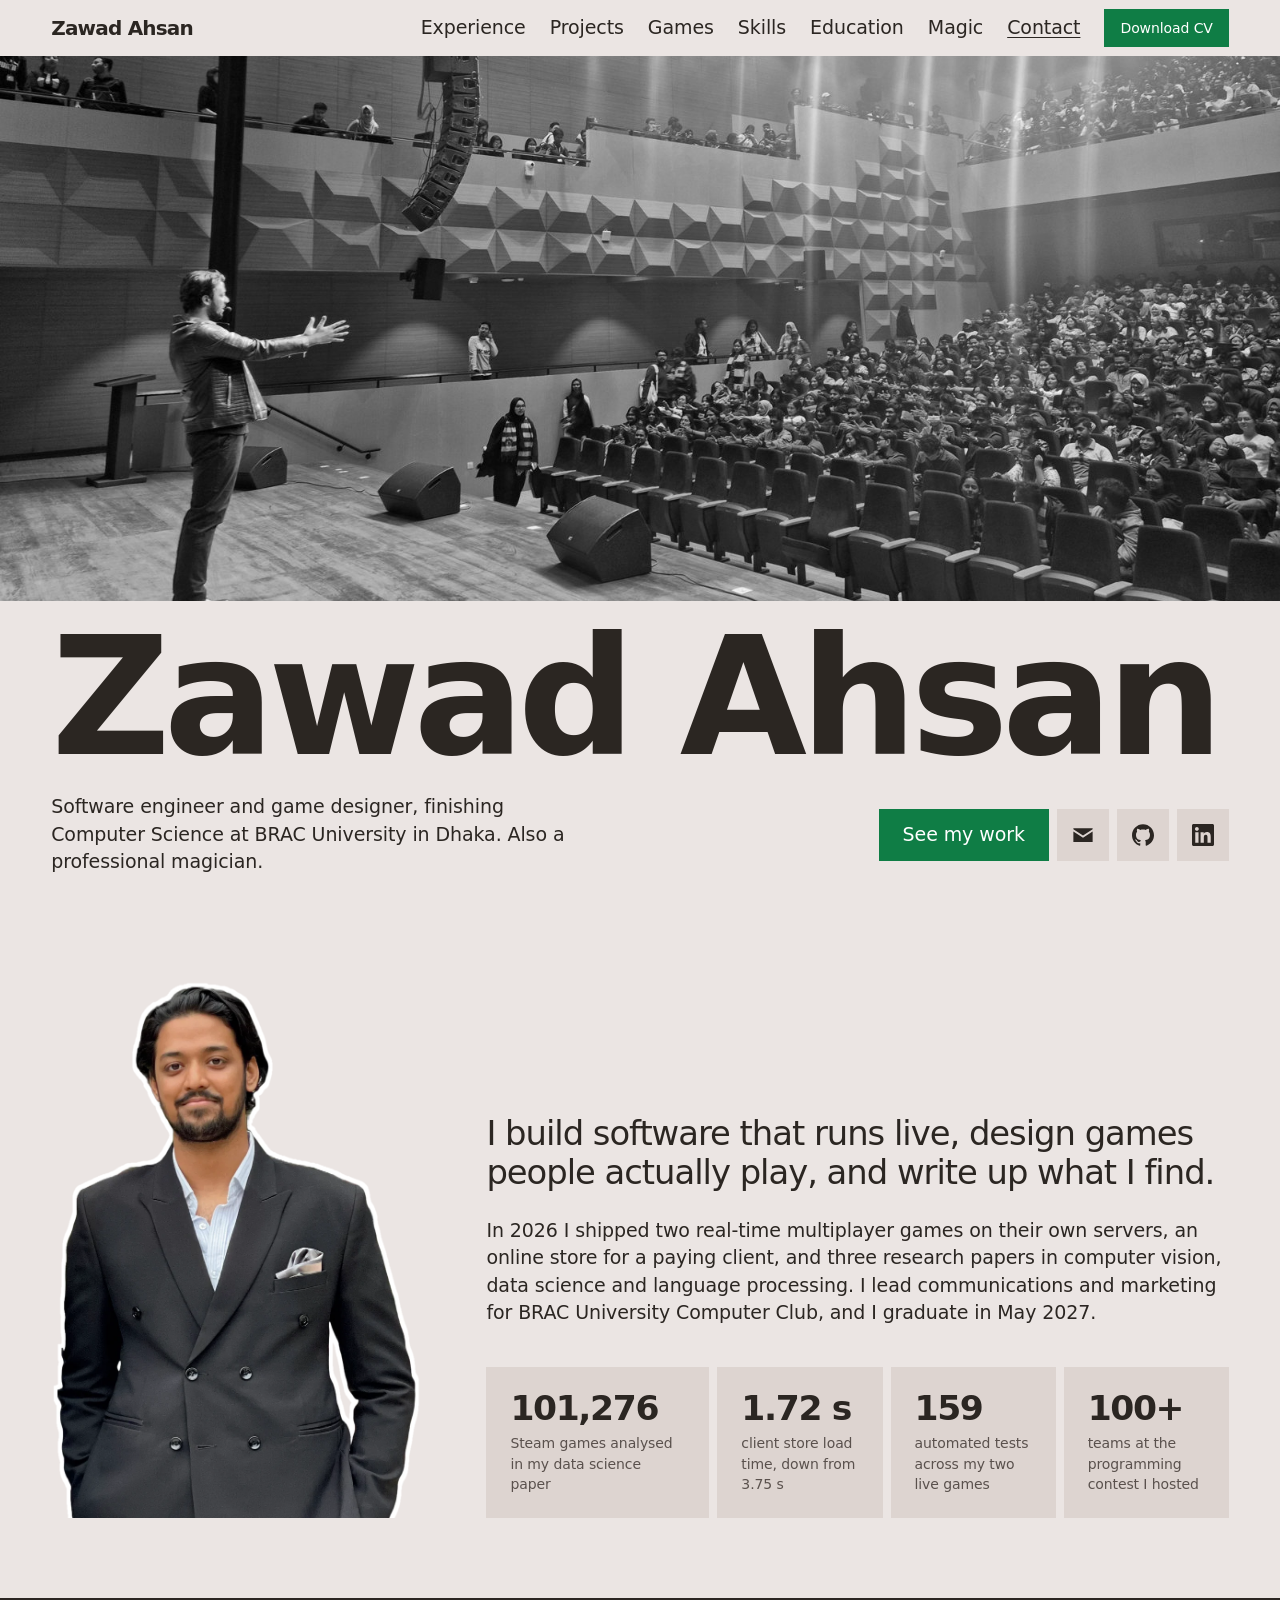
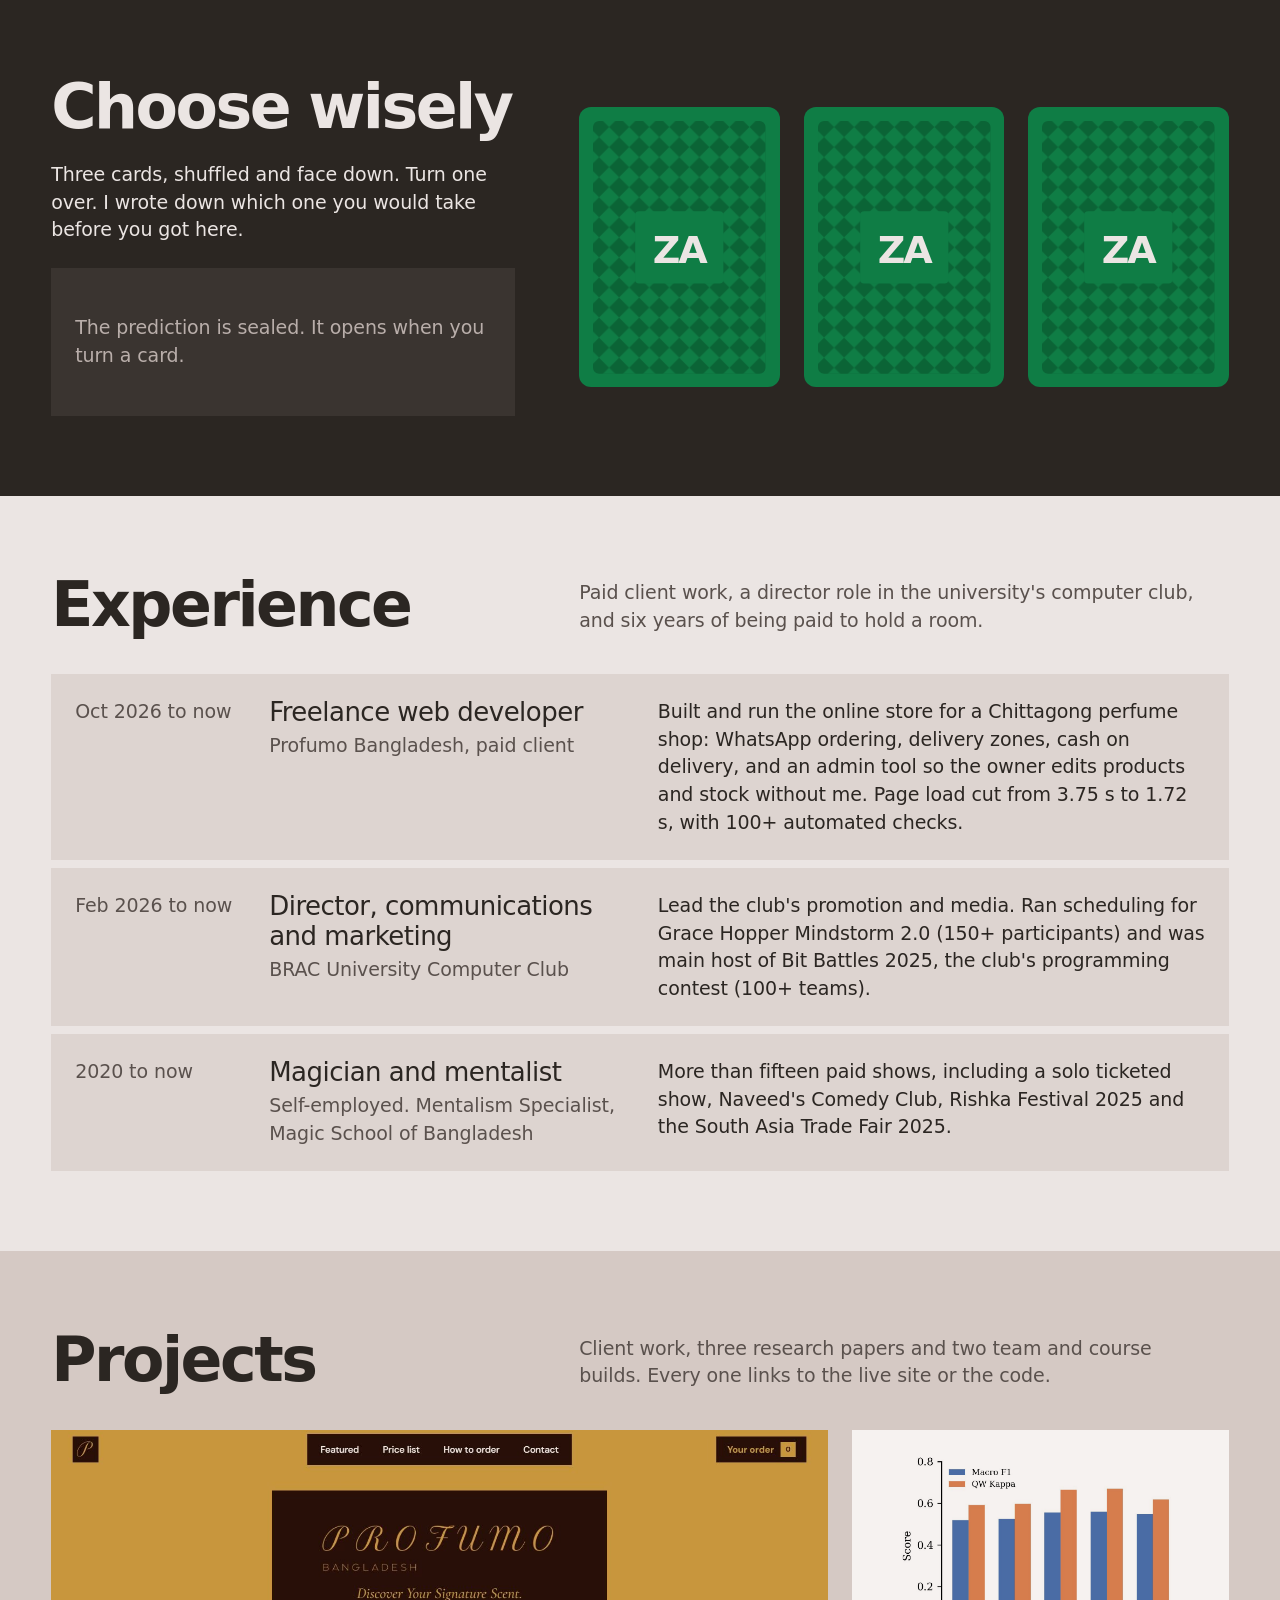
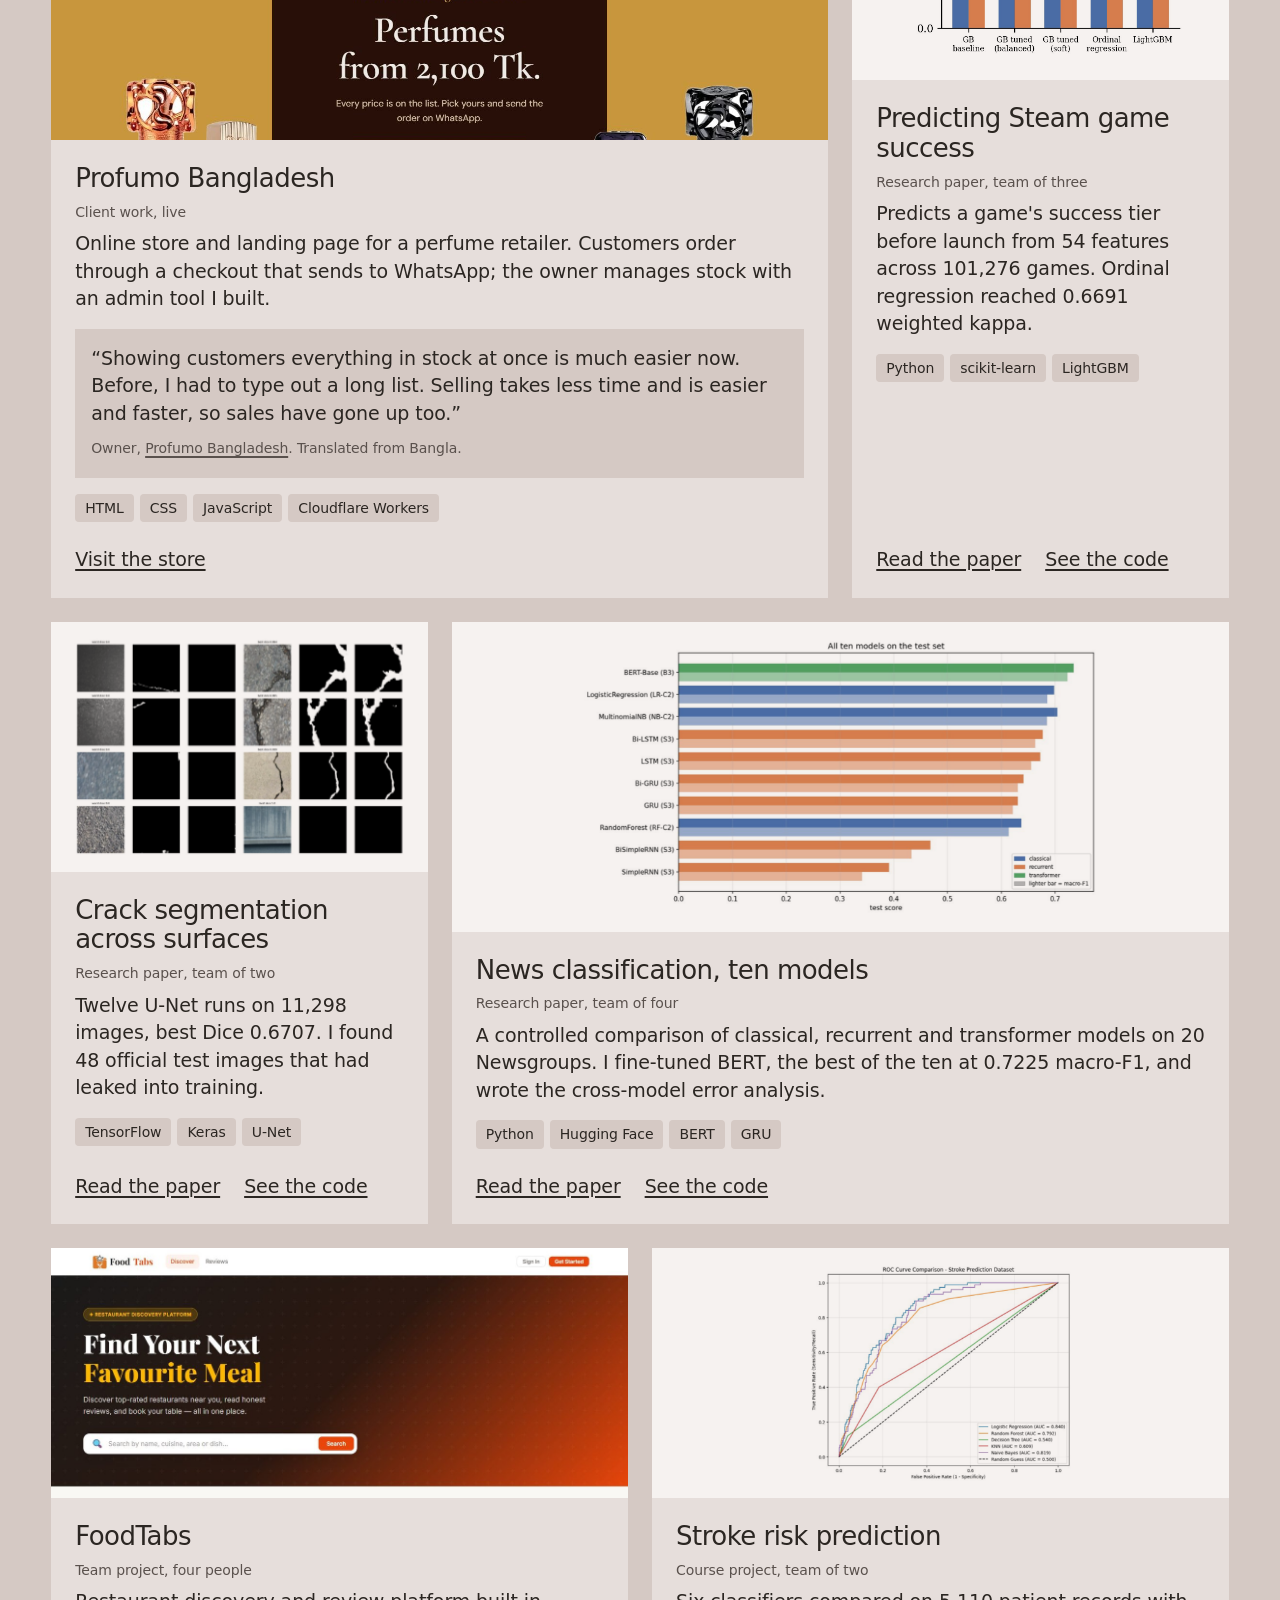
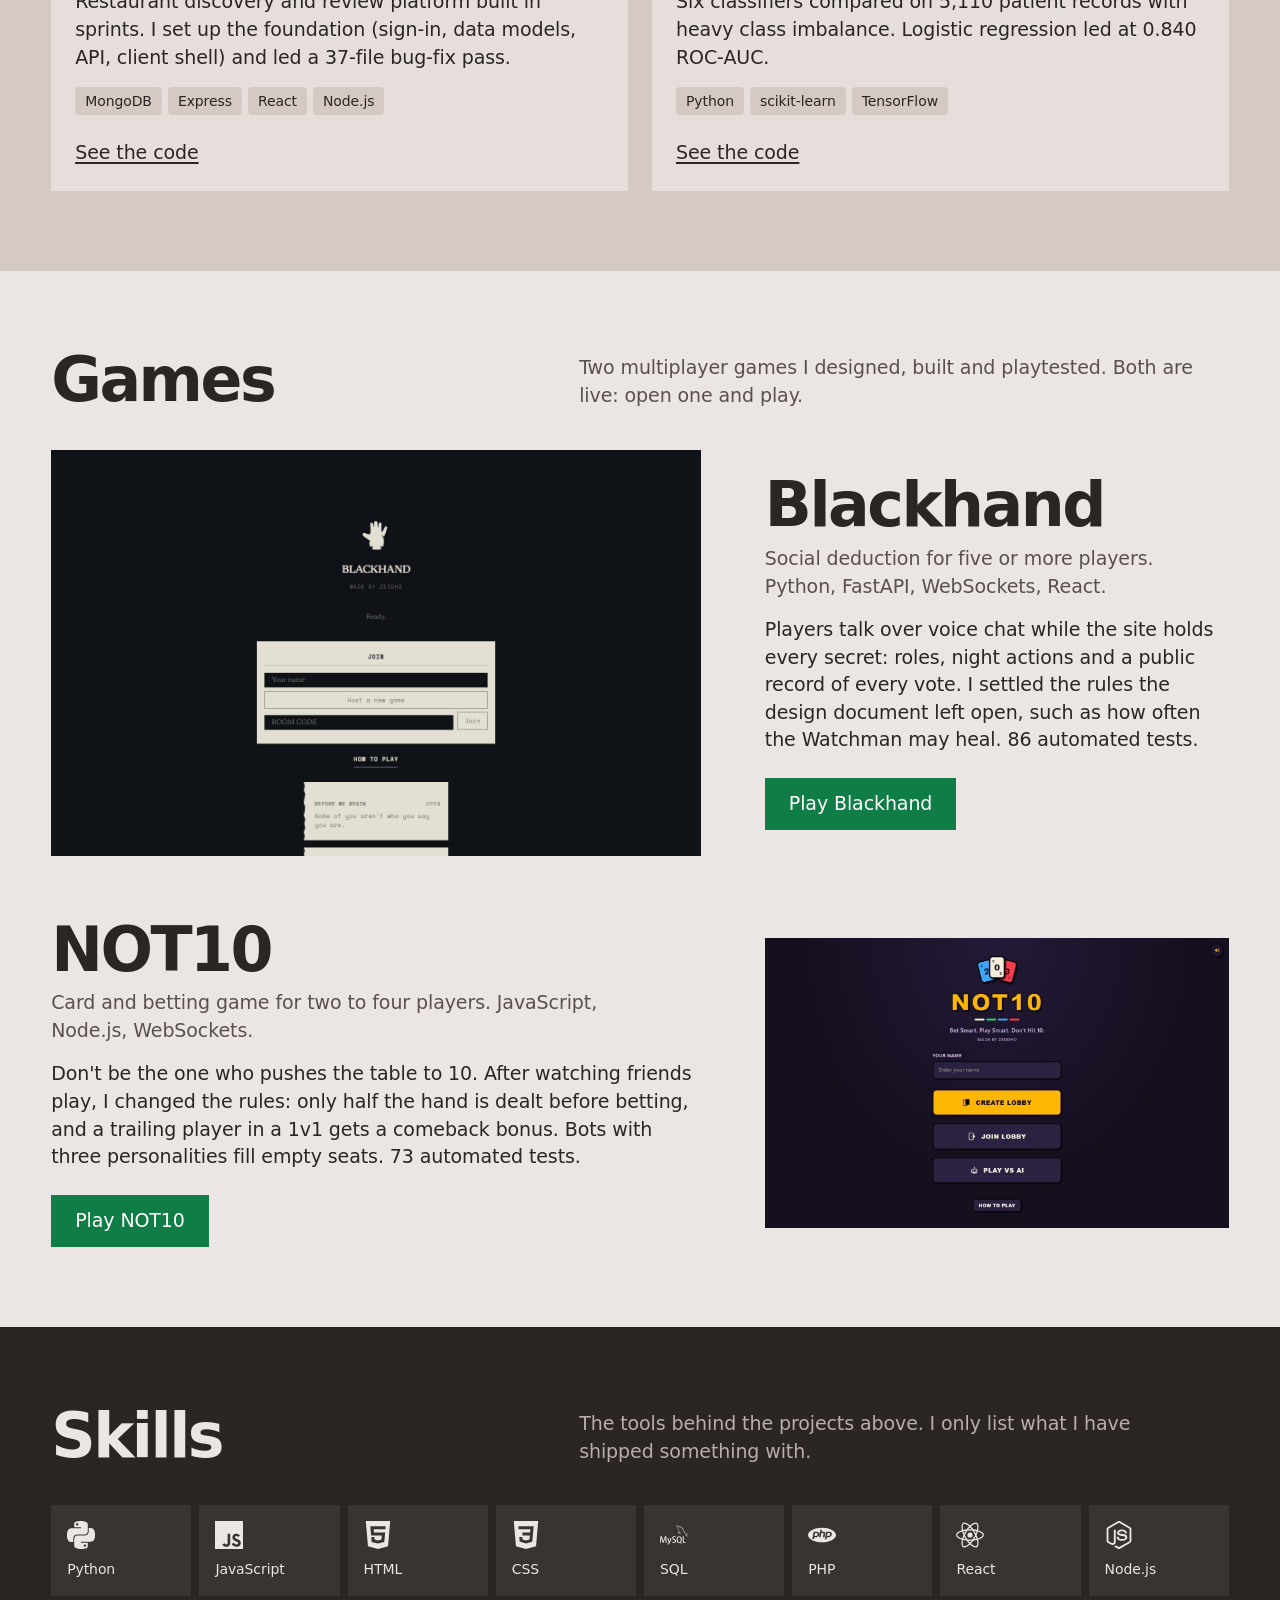
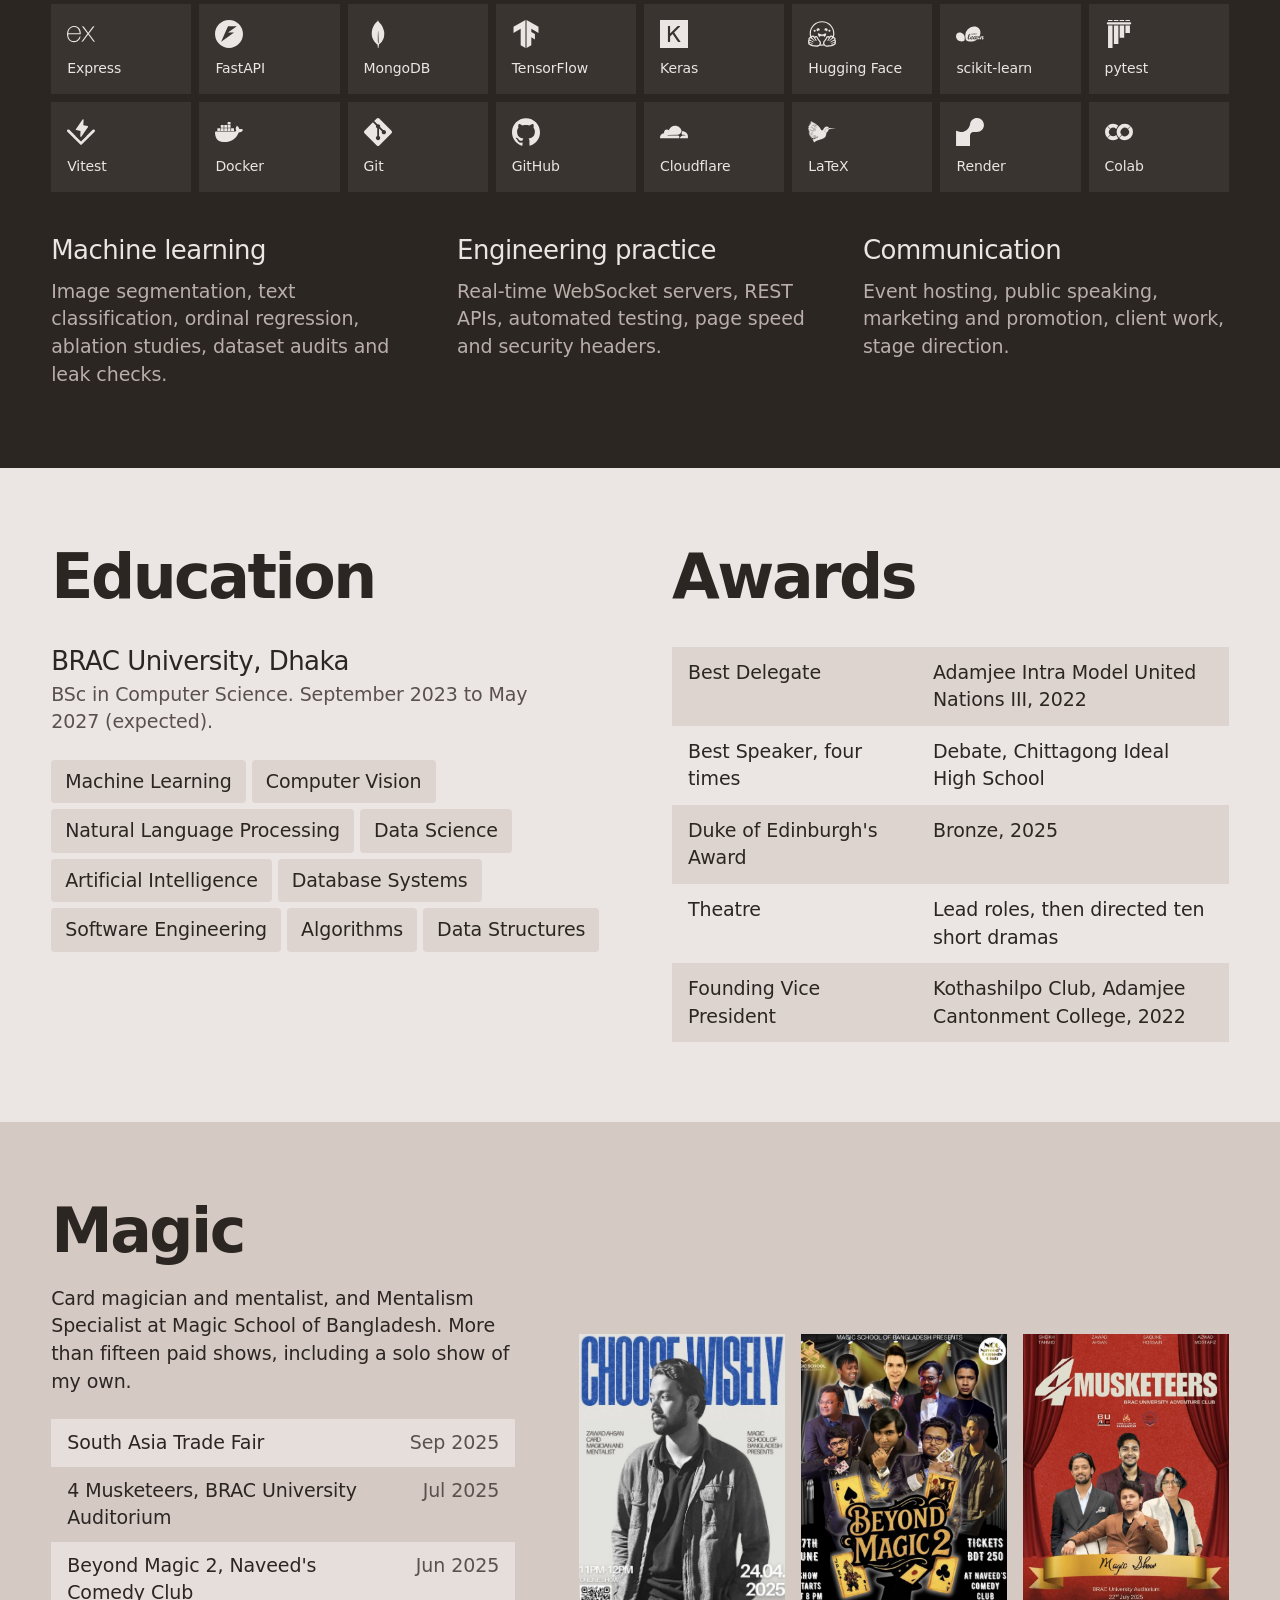
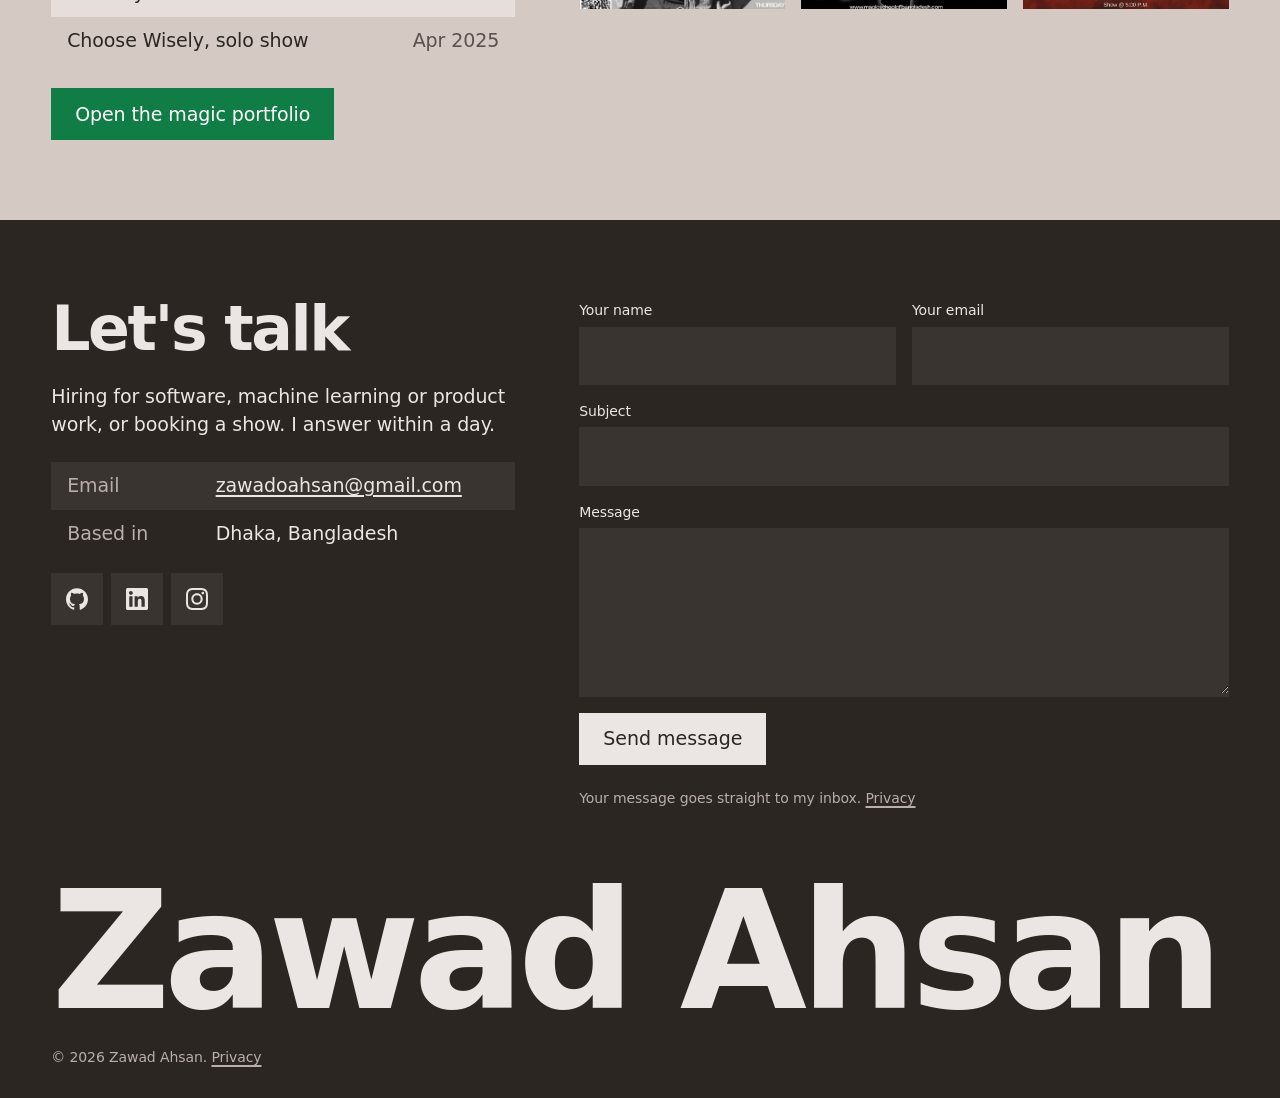
<file: index.html>
<!doctype html>
<html lang="en">
<head>
<meta charset="utf-8">
<meta name="viewport" content="width=device-width, initial-scale=1">
<title>Zawad Ahsan · Software engineer, game designer, magician</title>
<meta name="description" content="Zawad Ahsan builds live software, designs multiplayer games and writes research papers. Final-year Computer Science at BRAC University, Dhaka.">
<meta property="og:title" content="Zawad Ahsan">
<meta property="og:description" content="Software engineer and game designer in Dhaka. Also a professional magician.">
<meta property="og:type" content="website">
<meta property="og:url" content="https://zawad-ahsan.github.io/">
<meta property="og:image" content="https://zawad-ahsan.github.io/img/og.jpg">
<meta property="og:image:width" content="1200">
<meta property="og:image:height" content="630">
<meta property="og:image:alt" content="Zawad Ahsan, software engineer, game designer and professional magician">
<meta name="twitter:card" content="summary_large_image">
<meta name="theme-color" content="#ebe5e3">
<link rel="icon" href="data:image/svg+xml,%3Csvg xmlns='http://www.w3.org/2000/svg' viewBox='0 0 64 64'%3E%3Crect width='64' height='64' fill='%230f7d45'/%3E%3Ctext x='32' y='43' font-family='Arial' font-weight='700' font-size='28' text-anchor='middle' fill='%23ebe5e3'%3EZA%3C/text%3E%3C/svg%3E">
<link rel="preconnect" href="https://api.fontshare.com">
<link rel="preconnect" href="https://cdn.fontshare.com" crossorigin>
<link href="https://api.fontshare.com/v2/css?f[]=switzer@400,500,600&display=swap" rel="stylesheet">
<link rel="stylesheet" href="style.css">
</head>
<body>

<svg class="defs" aria-hidden="true" focusable="false">
  <defs>
    <pattern id="lattice" width="10" height="10" patternUnits="userSpaceOnUse"><path d="M5 0 10 5 5 10 0 5Z"/></pattern>
    <symbol id="s-spade" viewBox="0 0 100 100"><path d="M50 5C70 30 95 45 95 64c0 13-10 21-21 21-8 0-15-4-19-11 1 10 5 17 11 21H34c6-4 10-11 11-21-4 7-11 11-19 11C15 85 5 77 5 64 5 45 30 30 50 5Z"/></symbol>
    <symbol id="s-club" viewBox="0 0 100 100"><circle cx="50" cy="27" r="21"/><circle cx="27" cy="58" r="21"/><circle cx="73" cy="58" r="21"/><path d="M44 56c1 20-3 31-10 39h32c-7-8-11-19-10-39Z"/></symbol>
    <symbol id="s-heart" viewBox="0 0 100 100"><path d="M50 90C20 64 5 47 5 30 5 16 16 6 28 6c10 0 18 6 22 15C54 12 62 6 72 6c12 0 23 10 23 24 0 17-15 34-45 60Z"/></symbol>
  </defs>
</svg>

<a class="skip" href="#main">Skip to content</a>

<nav class="topnav" aria-label="Main">
  <a class="brand" href="#top">Zawad Ahsan</a>
  <button class="menu-btn" type="button" aria-expanded="false" aria-controls="navlinks">Menu</button>
  <ul id="navlinks">
    <li><a href="#experience">Experience</a></li>
    <li><a href="#projects">Projects</a></li>
    <li><a href="#games">Games</a></li>
    <li><a href="#skills">Skills</a></li>
    <li><a href="#education">Education</a></li>
    <li><a href="#magic">Magic</a></li>
    <li><a href="#contact">Contact</a></li>
  </ul>
  <a class="btn btn-s" href="files/Zawad_Ahsan_CV.pdf" download>Download CV</a>
</nav>

<header class="hero" id="top">
  <div class="hero-photo">
    <img src="img/stage_wide.jpg" width="1600" height="1200" alt="Zawad on stage in front of a full auditorium">
    <img class="alt" src="img/stage_back.jpg" width="1600" height="1200" alt="" aria-hidden="true">
  </div>
  <div class="hero-band">
    <h1 class="wordmark" data-fit><span>Zawad</span> <span>Ahsan</span></h1>
    <div class="hero-row">
      <p class="hero-line">Software engineer and game designer, finishing Computer Science at BRAC University in Dhaka. Also a professional magician.</p>
      <div class="hero-actions">
        <a class="btn" href="#projects">See my work</a>
        <a class="icon-link" href="mailto:zawadoahsan@gmail.com" aria-label="Email me" title="Email me"><svg viewBox="0 0 24 24" aria-hidden="true"><path d="M1.5 4.5h21v1.2L12 12.6 1.5 5.7zM1.5 8.1 12 15l10.5-6.9v11.4h-21z"/></svg></a>
        <a class="icon-link" href="https://github.com/ZeddhD" aria-label="GitHub" title="GitHub"><svg viewBox="0 0 24 24" aria-hidden="true"><path d="M12 .297c-6.63 0-12 5.373-12 12 0 5.303 3.438 9.8 8.205 11.385.6.113.82-.258.82-.577 0-.285-.01-1.04-.015-2.04-3.338.724-4.042-1.61-4.042-1.61C4.422 18.07 3.633 17.7 3.633 17.7c-1.087-.744.084-.729.084-.729 1.205.084 1.838 1.236 1.838 1.236 1.07 1.835 2.809 1.305 3.495.998.108-.776.417-1.305.76-1.605-2.665-.3-5.466-1.332-5.466-5.93 0-1.31.465-2.38 1.235-3.22-.135-.303-.54-1.523.105-3.176 0 0 1.005-.322 3.3 1.23.96-.267 1.98-.399 3-.405 1.02.006 2.04.138 3 .405 2.28-1.552 3.285-1.23 3.285-1.23.645 1.653.24 2.873.12 3.176.765.84 1.23 1.91 1.23 3.22 0 4.61-2.805 5.625-5.475 5.92.42.36.81 1.096.81 2.22 0 1.606-.015 2.896-.015 3.286 0 .315.21.69.825.57C20.565 22.092 24 17.592 24 12.297c0-6.627-5.373-12-12-12"/></svg></a>
        <a class="icon-link" href="https://linkedin.com/in/zawad-ahsan-0a8772267" aria-label="LinkedIn" title="LinkedIn"><svg viewBox="0 0 24 24" aria-hidden="true"><path d="M20.447 20.452h-3.554v-5.569c0-1.328-.027-3.037-1.852-3.037-1.853 0-2.136 1.445-2.136 2.939v5.667H9.351V9h3.414v1.561h.046c.477-.9 1.637-1.85 3.37-1.85 3.601 0 4.267 2.37 4.267 5.455v6.286zM5.337 7.433c-1.144 0-2.063-.926-2.063-2.065 0-1.138.92-2.063 2.063-2.063 1.14 0 2.064.925 2.064 2.063 0 1.139-.925 2.065-2.064 2.065zm1.782 13.019H3.555V9h3.564v11.452zM22.225 0H1.771C.792 0 0 .774 0 1.729v20.542C0 23.227.792 24 1.771 24h20.451C23.2 24 24 23.227 24 22.271V1.729C24 .774 23.2 0 22.222 0h.003z"/></svg></a>
      </div>
    </div>
  </div>
</header>

<main id="main">

<section class="intro" id="about" aria-label="About">
  <div class="wrap intro-grid">
    <figure class="intro-photo reveal">
      <img src="img/cover_outline.webp" width="806" height="1169" alt="Zawad Ahsan in a dark double-breasted suit" loading="lazy">
    </figure>
    <div class="intro-text">
      <p class="statement reveal">I build software that runs live, design games people actually play, and write up what I find.</p>
      <p class="reveal">In 2026 I shipped two real-time multiplayer games on their own servers, an online store for a paying client, and three research papers in computer vision, data science and language processing. I lead communications and marketing for BRAC University Computer Club, and I graduate in May 2027.</p>
      <ul class="facts reveal">
        <li><a href="#projects"><b>101,276</b><span>Steam games analysed in my data science paper</span></a></li>
        <li><a href="#projects"><b>1.72&nbsp;s</b><span>client store load time, down from 3.75&nbsp;s</span></a></li>
        <li><a href="#games"><b>159</b><span>automated tests across my two live games</span></a></li>
        <li><a href="#experience"><b>100+</b><span>teams at the programming contest I hosted</span></a></li>
      </ul>
    </div>
  </div>
</section>

<section class="choose" id="choose" aria-labelledby="choose-h">
  <div class="wrap choose-grid">
    <div class="choose-text">
      <h2 id="choose-h" class="reveal">Choose wisely</h2>
      <p class="reveal">Three cards, shuffled and face down. Turn one over. I wrote down which one you would take before you got here.</p>
      <div class="note reveal" aria-live="polite">
        <p class="sealed">The prediction is sealed. It opens when you turn a card.</p>
        <p class="opened" hidden>Written before you arrived: <strong>you will turn over <span data-out>Engineering</span>.</strong></p>
        <p class="note-actions" hidden><a class="btn go" href="#projects">Go to&nbsp;<span data-out>Engineering</span></a> <button type="button" class="link" data-reshuffle>Shuffle and try again</button></p>
      </div>
    </div>
    <div class="deck" data-deck>
      <div class="pc" data-face="engineering" data-label="Engineering" data-target="#projects">
        <div class="pc-inner">
          <div class="pc-face pc-back" aria-hidden="true"><svg viewBox="0 0 100 140" preserveAspectRatio="none"><rect class="b1" x="7" y="7" width="86" height="126" rx="3"/><rect class="b2" x="7" y="7" width="86" height="126" rx="3" fill="url(#lattice)"/><rect class="b3" x="28" y="52" width="44" height="36" rx="2"/><text x="50" y="78" text-anchor="middle">ZA</text></svg></div>
          <div class="pc-face pc-front">
            <span class="idx">A<svg><use href="#s-spade"/></svg></span>
            <svg class="pip" aria-hidden="true"><use href="#s-spade"/></svg>
            <span class="pc-title">Engineering</span>
            <span class="pc-text">Live servers, a client store and three papers.</span>
          </div>
        </div>
        <button class="pc-hit" type="button" aria-label="Turn over a card"></button>
      </div>
      <div class="pc" data-face="games" data-label="Games" data-target="#games">
        <div class="pc-inner">
          <div class="pc-face pc-back" aria-hidden="true"><svg viewBox="0 0 100 140" preserveAspectRatio="none"><rect class="b1" x="7" y="7" width="86" height="126" rx="3"/><rect class="b2" x="7" y="7" width="86" height="126" rx="3" fill="url(#lattice)"/><rect class="b3" x="28" y="52" width="44" height="36" rx="2"/><text x="50" y="78" text-anchor="middle">ZA</text></svg></div>
          <div class="pc-face pc-front">
            <span class="idx">K<svg><use href="#s-club"/></svg></span>
            <svg class="pip" aria-hidden="true"><use href="#s-club"/></svg>
            <span class="pc-title">Games</span>
            <span class="pc-text">Two games you can play right now.</span>
          </div>
        </div>
        <button class="pc-hit" type="button" aria-label="Turn over a card"></button>
      </div>
      <div class="pc" data-face="magic" data-label="Magic" data-target="#magic">
        <div class="pc-inner">
          <div class="pc-face pc-back" aria-hidden="true"><svg viewBox="0 0 100 140" preserveAspectRatio="none"><rect class="b1" x="7" y="7" width="86" height="126" rx="3"/><rect class="b2" x="7" y="7" width="86" height="126" rx="3" fill="url(#lattice)"/><rect class="b3" x="28" y="52" width="44" height="36" rx="2"/><text x="50" y="78" text-anchor="middle">ZA</text></svg></div>
          <div class="pc-face pc-front">
            <span class="idx">Q<svg><use href="#s-heart"/></svg></span>
            <svg class="pip" aria-hidden="true"><use href="#s-heart"/></svg>
            <span class="pc-title">Magic</span>
            <span class="pc-text">Card magic and mentalism on stage.</span>
          </div>
        </div>
        <button class="pc-hit" type="button" aria-label="Turn over a card"></button>
      </div>
    </div>
  </div>
  <noscript><p class="wrap">Go straight to <a href="#projects">Engineering</a>, <a href="#games">Games</a> or <a href="#magic">Magic</a>.</p></noscript>
</section>

<section class="xp" id="experience" aria-labelledby="xp-h">
  <div class="wrap">
    <div class="split-head">
      <h2 id="xp-h" class="reveal">Experience</h2>
      <p class="reveal">Paid client work, a director role in the university's computer club, and six years of being paid to hold a room.</p>
    </div>
    <div class="jobs">
      <article class="job reveal">
        <p class="when">Oct 2026 to now</p>
        <div class="role"><h3>Freelance web developer</h3><p>Profumo Bangladesh, paid client</p></div>
        <p>Built and run the online store for a Chittagong perfume shop: WhatsApp ordering, delivery zones, cash on delivery, and an admin tool so the owner edits products and stock without me. Page load cut from 3.75 s to 1.72 s, with 100+ automated checks.</p>
      </article>
      <article class="job reveal">
        <p class="when">Feb 2026 to now</p>
        <div class="role"><h3>Director, communications and marketing</h3><p>BRAC University Computer Club</p></div>
        <p>Lead the club's promotion and media. Ran scheduling for Grace Hopper Mindstorm 2.0 (150+ participants) and was main host of Bit Battles 2025, the club's programming contest (100+ teams).</p>
      </article>
      <article class="job reveal">
        <p class="when">2020 to now</p>
        <div class="role"><h3>Magician and mentalist</h3><p>Self-employed. Mentalism Specialist, Magic School of Bangladesh</p></div>
        <p>More than fifteen paid shows, including a solo ticketed show, Naveed's Comedy Club, Rishka Festival 2025 and the South Asia Trade Fair 2025.</p>
      </article>
    </div>
  </div>
</section>

<section class="projects" id="projects" aria-labelledby="pj-h">
  <div class="wrap">
    <div class="split-head">
      <h2 id="pj-h" class="reveal">Projects</h2>
      <p class="reveal">Client work, three research papers and two team and course builds. Every one links to the live site or the code.</p>
    </div>
    <div class="bento">
      <article class="pj w4 reveal">
        <a class="pj-img" href="https://profumo.profumobd.workers.dev/"><img src="img/profumo.jpg" width="1440" height="900" alt="Profumo Bangladesh online store" loading="lazy"></a>
        <div class="pj-body">
          <h3>Profumo Bangladesh</h3>
          <p class="kind">Client work, live</p>
          <p>Online store and landing page for a perfume retailer. Customers order through a checkout that sends to WhatsApp; the owner manages stock with an admin tool I built.</p>
          <blockquote class="pj-quote"><p>“Showing customers everything in stock at once is much easier now. Before, I had to type out a long list. Selling takes less time and is easier and faster, so sales have gone up too.”</p><footer>Owner, <a href="https://profumo.profumobd.workers.dev/">Profumo Bangladesh</a>. Translated from Bangla.</footer></blockquote>
          <ul class="tags"><li>HTML</li><li>CSS</li><li>JavaScript</li><li>Cloudflare Workers</li></ul>
          <a class="link" href="https://profumo.profumobd.workers.dev/">Visit the store</a>
        </div>
      </article>
      <article class="pj w2 reveal">
        <a class="pj-img fig" href="files/steam-game-success-paper.pdf" target="_blank" rel="noopener"><img src="img/steam.jpg" width="1080" height="780" alt="Model comparison chart from the Steam paper" loading="lazy"></a>
        <div class="pj-body">
          <h3>Predicting Steam game success</h3>
          <p class="kind">Research paper, team of three</p>
          <p>Predicts a game's success tier before launch from 54 features across 101,276 games. Ordinal regression reached 0.6691 weighted kappa.</p>
          <ul class="tags"><li>Python</li><li>scikit-learn</li><li>LightGBM</li></ul>
          <p class="pj-links"><a class="link" href="files/steam-game-success-paper.pdf" target="_blank" rel="noopener">Read the paper</a><a class="link" href="https://github.com/ZeddhD/steam-game-success-tiers">See the code</a></p>
        </div>
      </article>
      <article class="pj w2 reveal">
        <a class="pj-img fig" href="files/crack-segmentation-paper.pdf" target="_blank" rel="noopener"><img src="img/crack.jpg" width="1400" height="905" alt="Best and worst crack segmentation predictions" loading="lazy"></a>
        <div class="pj-body">
          <h3>Crack segmentation across surfaces</h3>
          <p class="kind">Research paper, team of two</p>
          <p>Twelve U-Net runs on 11,298 images, best Dice 0.6707. I found 48 official test images that had leaked into training.</p>
          <ul class="tags"><li>TensorFlow</li><li>Keras</li><li>U-Net</li></ul>
          <p class="pj-links"><a class="link" href="files/crack-segmentation-paper.pdf" target="_blank" rel="noopener">Read the paper</a><a class="link" href="https://github.com/ZeddhD/crack-segmentation-cross-surface">See the code</a></p>
        </div>
      </article>
      <article class="pj more w4 reveal">
        <a class="pj-img fig" href="files/news-classification-paper.pdf" target="_blank" rel="noopener"><img src="img/news.jpg" width="1400" height="754" alt="Ten models compared on the test set" loading="lazy"></a>
        <div class="pj-body">
          <h3>News classification, ten models</h3>
          <p class="kind">Research paper, team of four</p>
          <p>A controlled comparison of classical, recurrent and transformer models on 20 Newsgroups. I fine-tuned BERT, the best of the ten at 0.7225 macro-F1, and wrote the cross-model error analysis.</p>
          <ul class="tags"><li>Python</li><li>Hugging Face</li><li>BERT</li><li>GRU</li></ul>
          <p class="pj-links"><a class="link" href="files/news-classification-paper.pdf" target="_blank" rel="noopener">Read the paper</a><a class="link" href="https://github.com/ZeddhD/Multi-Class-News-Article-Classification-Using-Machine-Learning-and-Natural-Language-Processing">See the code</a></p>
        </div>
      </article>
      <article class="pj more w3 reveal">
        <a class="pj-img" href="https://github.com/ZeddhD/Project-FoodTabs"><img src="img/food.jpg" width="1200" height="517" alt="FoodTabs restaurant discovery home page" loading="lazy"></a>
        <div class="pj-body">
          <h3>FoodTabs</h3>
          <p class="kind">Team project, four people</p>
          <p>Restaurant discovery and review platform built in sprints. I set up the foundation (sign-in, data models, API, client shell) and led a 37-file bug-fix pass.</p>
          <ul class="tags"><li>MongoDB</li><li>Express</li><li>React</li><li>Node.js</li></ul>
          <a class="link" href="https://github.com/ZeddhD/Project-FoodTabs">See the code</a>
        </div>
      </article>
      <article class="pj more w3 reveal">
        <a class="pj-img fig" href="https://github.com/ZeddhD/Stroke-Prediction-Machine-Learning-Model"><img src="img/stroke.jpg" width="846" height="701" alt="ROC curves for the stroke prediction models" loading="lazy"></a>
        <div class="pj-body">
          <h3>Stroke risk prediction</h3>
          <p class="kind">Course project, team of two</p>
          <p>Six classifiers compared on 5,110 patient records with heavy class imbalance. Logistic regression led at 0.840 ROC-AUC.</p>
          <ul class="tags"><li>Python</li><li>scikit-learn</li><li>TensorFlow</li></ul>
          <a class="link" href="https://github.com/ZeddhD/Stroke-Prediction-Machine-Learning-Model">See the code</a>
        </div>
      </article>
    </div>
    <button class="btn show-all" type="button" aria-expanded="false">Show all projects</button>
  </div>
</section>

<section class="games" id="games" aria-labelledby="games-h">
  <div class="wrap">
    <div class="split-head">
      <h2 id="games-h" class="reveal">Games</h2>
      <p class="reveal">Two multiplayer games I designed, built and playtested. Both are live: open one and play.</p>
    </div>
    <div class="game reveal">
      <a class="shot" href="https://blackhand.onrender.com" aria-label="Play Blackhand"><img src="img/blackhand.jpg" width="1440" height="900" alt="Blackhand lobby" loading="lazy"></a>
      <div>
        <h3>Blackhand</h3>
        <p class="meta">Social deduction for five or more players. Python, FastAPI, WebSockets, React.</p>
        <p>Players talk over voice chat while the site holds every secret: roles, night actions and a public record of every vote. I settled the rules the design document left open, such as how often the Watchman may heal. 86 automated tests.</p>
        <a class="btn" href="https://blackhand.onrender.com">Play Blackhand</a>
      </div>
    </div>
    <div class="game flip reveal">
      <a class="shot" href="https://not10.onrender.com" aria-label="Play NOT10"><img src="img/not10.jpg" width="1440" height="900" alt="NOT10 start screen" loading="lazy"></a>
      <div>
        <h3>NOT10</h3>
        <p class="meta">Card and betting game for two to four players. JavaScript, Node.js, WebSockets.</p>
        <p>Don't be the one who pushes the table to 10. After watching friends play, I changed the rules: only half the hand is dealt before betting, and a trailing player in a 1v1 gets a comeback bonus. Bots with three personalities fill empty seats. 73 automated tests.</p>
        <a class="btn" href="https://not10.onrender.com">Play NOT10</a>
      </div>
    </div>
  </div>
</section>

<section class="skills" id="skills" aria-labelledby="skills-h">
  <div class="wrap">
    <div class="split-head">
      <h2 id="skills-h" class="reveal">Skills</h2>
      <p class="reveal">The tools behind the projects above. I only list what I have shipped something with.</p>
    </div>
    <ul class="logos reveal">
      <li><svg viewBox="0 0 24 24" aria-hidden="true"><path d="M14.25.18l.9.2.73.26.59.3.45.32.34.34.25.34.16.33.1.3.04.26.02.2-.01.13V8.5l-.05.63-.13.55-.21.46-.26.38-.3.31-.33.25-.35.19-.35.14-.33.1-.3.07-.26.04-.21.02H8.77l-.69.05-.59.14-.5.22-.41.27-.33.32-.27.35-.2.36-.15.37-.1.35-.07.32-.04.27-.02.21v3.06H3.17l-.21-.03-.28-.07-.32-.12-.35-.18-.36-.26-.36-.36-.35-.46-.32-.59-.28-.73-.21-.88-.14-1.05-.05-1.23.06-1.22.16-1.04.24-.87.32-.71.36-.57.4-.44.42-.33.42-.24.4-.16.36-.1.32-.05.24-.01h.16l.06.01h8.16v-.83H6.18l-.01-2.75-.02-.37.05-.34.11-.31.17-.28.25-.26.31-.23.38-.2.44-.18.51-.15.58-.12.64-.1.71-.06.77-.04.84-.02 1.27.05zm-6.3 1.98l-.23.33-.08.41.08.41.23.34.33.22.41.09.41-.09.33-.22.23-.34.08-.41-.08-.41-.23-.33-.33-.22-.41-.09-.41.09zm13.09 3.95l.28.06.32.12.35.18.36.27.36.35.35.47.32.59.28.73.21.88.14 1.04.05 1.23-.06 1.23-.16 1.04-.24.86-.32.71-.36.57-.4.45-.42.33-.42.24-.4.16-.36.09-.32.05-.24.02-.16-.01h-8.22v.82h5.84l.01 2.76.02.36-.05.34-.11.31-.17.29-.25.25-.31.24-.38.2-.44.17-.51.15-.58.13-.64.09-.71.07-.77.04-.84.01-1.27-.04-1.07-.14-.9-.2-.73-.25-.59-.3-.45-.33-.34-.34-.25-.34-.16-.33-.1-.3-.04-.25-.02-.2.01-.13v-5.34l.05-.64.13-.54.21-.46.26-.38.3-.32.33-.24.35-.2.35-.14.33-.1.3-.06.26-.04.21-.02.13-.01h5.84l.69-.05.59-.14.5-.21.41-.28.33-.32.27-.35.2-.36.15-.36.1-.35.07-.32.04-.28.02-.21V6.07h2.09l.14.01zm-6.47 14.25l-.23.33-.08.41.08.41.23.33.33.23.41.08.41-.08.33-.23.23-.33.08-.41-.08-.41-.23-.33-.33-.23-.41-.08-.41.08z"/></svg>Python</li>
      <li><svg viewBox="0 0 24 24" aria-hidden="true"><path d="M0 0h24v24H0V0zm22.034 18.276c-.175-1.095-.888-2.015-3.003-2.873-.736-.345-1.554-.585-1.797-1.14-.091-.33-.105-.51-.046-.705.15-.646.915-.84 1.515-.66.39.12.75.42.976.9 1.034-.676 1.034-.676 1.755-1.125-.27-.42-.404-.601-.586-.78-.63-.705-1.469-1.065-2.834-1.034l-.705.089c-.676.165-1.32.525-1.71 1.005-1.14 1.291-.811 3.541.569 4.471 1.365 1.02 3.361 1.244 3.616 2.205.24 1.17-.87 1.545-1.966 1.41-.811-.18-1.26-.586-1.755-1.336l-1.83 1.051c.21.48.45.689.81 1.109 1.74 1.756 6.09 1.666 6.871-1.004.029-.09.24-.705.074-1.65l.046.067zm-8.983-7.245h-2.248c0 1.938-.009 3.864-.009 5.805 0 1.232.063 2.363-.138 2.711-.33.689-1.18.601-1.566.48-.396-.196-.597-.466-.83-.855-.063-.105-.11-.196-.127-.196l-1.825 1.125c.305.63.75 1.172 1.324 1.517.855.51 2.004.675 3.207.405.783-.226 1.458-.691 1.811-1.411.51-.93.402-2.07.397-3.346.012-2.054 0-4.109 0-6.179l.004-.056z"/></svg>JavaScript</li>
      <li><svg viewBox="0 0 24 24" aria-hidden="true"><path d="M1.5 0h21l-1.91 21.563L11.977 24l-8.564-2.438L1.5 0zm7.031 9.75l-.232-2.718 10.059.003.23-2.622L5.412 4.41l.698 8.01h9.126l-.326 3.426-2.91.804-2.955-.81-.188-2.11H6.248l.33 4.171L12 19.351l5.379-1.443.744-8.157H8.531z"/></svg>HTML</li>
      <li><svg viewBox="0 0 24 24" aria-hidden="true"><path d="M1.5 0h21l-1.91 21.563L11.977 24l-8.565-2.438L1.5 0zm17.09 4.413L5.41 4.41l.213 2.622 10.125.002-.255 2.716h-6.64l.24 2.573h6.182l-.366 3.523-2.91.804-2.956-.81-.188-2.11h-2.61l.29 3.855L12 19.288l5.373-1.53L18.59 4.414z"/></svg>CSS</li>
      <li><svg viewBox="0 0 24 24" aria-hidden="true"><path d="M16.405 5.501c-.115 0-.193.014-.274.033v.013h.014c.054.104.146.18.214.273.054.107.1.214.154.32l.014-.015c.094-.066.14-.172.14-.333-.04-.047-.046-.094-.08-.14-.04-.067-.126-.1-.18-.153zM5.77 18.695h-.927a50.854 50.854 0 00-.27-4.41h-.008l-1.41 4.41H2.45l-1.4-4.41h-.01a72.892 72.892 0 00-.195 4.41H0c.055-1.966.192-3.81.41-5.53h1.15l1.335 4.064h.008l1.347-4.064h1.095c.242 2.015.384 3.86.428 5.53zm4.017-4.08c-.378 2.045-.876 3.533-1.492 4.46-.482.716-1.01 1.073-1.583 1.073-.153 0-.34-.046-.566-.138v-.494c.11.017.24.026.386.026.268 0 .483-.075.647-.222.197-.18.295-.382.295-.605 0-.155-.077-.47-.23-.944L6.23 14.615h.91l.727 2.36c.164.536.233.91.205 1.123.4-1.064.678-2.227.835-3.483zm12.325 4.08h-2.63v-5.53h.885v4.85h1.745zm-3.32.135l-1.016-.5c.09-.076.177-.158.255-.25.433-.506.648-1.258.648-2.253 0-1.83-.718-2.746-2.155-2.746-.704 0-1.254.232-1.65.697-.43.508-.646 1.256-.646 2.245 0 .972.19 1.686.574 2.14.35.41.877.615 1.583.615.264 0 .506-.033.725-.098l1.325.772.36-.622zM15.5 17.588c-.225-.36-.337-.94-.337-1.736 0-1.393.424-2.09 1.27-2.09.443 0 .77.167.977.5.224.362.336.936.336 1.723 0 1.404-.424 2.108-1.27 2.108-.445 0-.77-.167-.978-.5zm-1.658-.425c0 .47-.172.856-.516 1.156-.344.3-.803.45-1.384.45-.543 0-1.064-.172-1.573-.515l.237-.476c.438.22.833.328 1.19.328.332 0 .593-.073.783-.22a.754.754 0 00.3-.615c0-.33-.23-.61-.648-.845-.388-.213-1.163-.657-1.163-.657-.422-.307-.632-.636-.632-1.177 0-.45.157-.81.47-1.085.315-.278.72-.415 1.22-.415.512 0 .98.136 1.4.41l-.213.476a2.726 2.726 0 00-1.064-.23c-.283 0-.502.068-.654.206a.685.685 0 00-.248.524c0 .328.234.61.666.85.393.215 1.187.67 1.187.67.433.305.648.63.648 1.168zm9.382-5.852c-.535-.014-.95.04-1.297.188-.1.04-.26.04-.274.167.055.053.063.14.11.214.08.134.218.313.346.407.14.11.28.216.427.31.26.16.555.255.81.416.145.094.293.213.44.313.073.05.12.14.214.172v-.02c-.046-.06-.06-.147-.105-.214-.067-.067-.134-.127-.2-.193a3.223 3.223 0 00-.695-.675c-.214-.146-.682-.35-.77-.595l-.013-.014c.146-.013.32-.066.46-.106.227-.06.435-.047.67-.106.106-.027.213-.06.32-.094v-.06c-.12-.12-.21-.283-.334-.395a8.867 8.867 0 00-1.104-.823c-.21-.134-.476-.22-.697-.334-.08-.04-.214-.06-.26-.127-.12-.146-.19-.34-.275-.514a17.69 17.69 0 01-.547-1.163c-.12-.262-.193-.523-.34-.763-.69-1.137-1.437-1.826-2.586-2.5-.247-.14-.543-.2-.856-.274-.167-.008-.334-.02-.5-.027-.11-.047-.216-.174-.31-.235-.38-.24-1.364-.76-1.644-.072-.18.434.267.862.422 1.082.115.153.26.328.34.5.047.116.06.235.107.356.106.294.207.622.347.897.073.14.153.287.247.413.054.073.146.107.167.227-.094.136-.1.334-.154.5-.24.757-.146 1.693.194 2.25.107.166.362.534.703.393.3-.12.234-.5.32-.835.02-.08.007-.133.048-.187v.015c.094.188.188.367.274.555.206.328.566.668.867.895.16.12.287.328.487.402v-.02h-.015c-.043-.058-.1-.086-.154-.133a3.445 3.445 0 01-.35-.4 8.76 8.76 0 01-.747-1.218c-.11-.21-.202-.436-.29-.643-.04-.08-.04-.2-.107-.24-.1.146-.247.273-.32.453-.127.288-.14.642-.188 1.01-.027.007-.014 0-.027.014-.214-.052-.287-.274-.367-.46-.2-.475-.233-1.238-.06-1.785.047-.14.247-.582.167-.716-.042-.127-.174-.2-.247-.303a2.478 2.478 0 01-.24-.427c-.16-.374-.24-.788-.414-1.162-.08-.173-.22-.354-.334-.513-.127-.18-.267-.307-.368-.52-.033-.073-.08-.194-.027-.274.014-.054.042-.075.094-.09.088-.072.335.022.422.062.247.1.455.194.662.334.094.066.195.193.315.226h.14c.214.047.455.014.655.073.355.114.675.28.962.46a5.953 5.953 0 012.085 2.286c.08.154.115.295.188.455.14.33.313.663.455.982.14.315.275.636.476.897.1.14.502.213.682.286.133.06.34.115.46.188.23.14.454.3.67.454.11.076.443.243.463.378z"/></svg>SQL</li>
      <li><svg viewBox="0 0 24 24" aria-hidden="true"><path d="M7.01 10.207h-.944l-.515 2.648h.838c.556 0 .97-.105 1.242-.314.272-.21.455-.559.55-1.049.092-.47.05-.802-.124-.995-.175-.193-.523-.29-1.047-.29zM12 5.688C5.373 5.688 0 8.514 0 12s5.373 6.313 12 6.313S24 15.486 24 12c0-3.486-5.373-6.312-12-6.312zm-3.26 7.451c-.261.25-.575.438-.917.551-.336.108-.765.164-1.285.164H5.357l-.327 1.681H3.652l1.23-6.326h2.65c.797 0 1.378.209 1.744.628.366.418.476 1.002.33 1.752a2.836 2.836 0 0 1-.305.847c-.143.255-.33.49-.561.703zm4.024.715l.543-2.799c.063-.318.039-.536-.068-.651-.107-.116-.336-.174-.687-.174H11.46l-.704 3.625H9.388l1.23-6.327h1.367l-.327 1.682h1.218c.767 0 1.295.134 1.586.401s.378.7.263 1.299l-.572 2.944h-1.389zm7.597-2.265a2.782 2.782 0 0 1-.305.847c-.143.255-.33.49-.561.703a2.44 2.44 0 0 1-.917.551c-.336.108-.765.164-1.286.164h-1.18l-.327 1.682h-1.378l1.23-6.326h2.649c.797 0 1.378.209 1.744.628.366.417.477 1.001.331 1.751zM17.766 10.207h-.943l-.516 2.648h.838c.557 0 .971-.105 1.242-.314.272-.21.455-.559.551-1.049.092-.47.049-.802-.125-.995s-.524-.29-1.047-.29z"/></svg>PHP</li>
      <li><svg viewBox="0 0 24 24" aria-hidden="true"><path d="M14.23 12.004a2.236 2.236 0 0 1-2.235 2.236 2.236 2.236 0 0 1-2.236-2.236 2.236 2.236 0 0 1 2.235-2.236 2.236 2.236 0 0 1 2.236 2.236zm2.648-10.69c-1.346 0-3.107.96-4.888 2.622-1.78-1.653-3.542-2.602-4.887-2.602-.41 0-.783.093-1.106.278-1.375.793-1.683 3.264-.973 6.365C1.98 8.917 0 10.42 0 12.004c0 1.59 1.99 3.097 5.043 4.03-.704 3.113-.39 5.588.988 6.38.32.187.69.275 1.102.275 1.345 0 3.107-.96 4.888-2.624 1.78 1.654 3.542 2.603 4.887 2.603.41 0 .783-.09 1.106-.275 1.374-.792 1.683-3.263.973-6.365C22.02 15.096 24 13.59 24 12.004c0-1.59-1.99-3.097-5.043-4.032.704-3.11.39-5.587-.988-6.38-.318-.184-.688-.277-1.092-.278zm-.005 1.09v.006c.225 0 .406.044.558.127.666.382.955 1.835.73 3.704-.054.46-.142.945-.25 1.44-.96-.236-2.006-.417-3.107-.534-.66-.905-1.345-1.727-2.035-2.447 1.592-1.48 3.087-2.292 4.105-2.295zm-9.77.02c1.012 0 2.514.808 4.11 2.28-.686.72-1.37 1.537-2.02 2.442-1.107.117-2.154.298-3.113.538-.112-.49-.195-.964-.254-1.42-.23-1.868.054-3.32.714-3.707.19-.09.4-.127.563-.132zm4.882 3.05c.455.468.91.992 1.36 1.564-.44-.02-.89-.034-1.345-.034-.46 0-.915.01-1.36.034.44-.572.895-1.096 1.345-1.565zM12 8.1c.74 0 1.477.034 2.202.093.406.582.802 1.203 1.183 1.86.372.64.71 1.29 1.018 1.946-.308.655-.646 1.31-1.013 1.95-.38.66-.773 1.288-1.18 1.87-.728.063-1.466.098-2.21.098-.74 0-1.477-.035-2.202-.093-.406-.582-.802-1.204-1.183-1.86-.372-.64-.71-1.29-1.018-1.946.303-.657.646-1.313 1.013-1.954.38-.66.773-1.286 1.18-1.868.728-.064 1.466-.098 2.21-.098zm-3.635.254c-.24.377-.48.763-.704 1.16-.225.39-.435.782-.635 1.174-.265-.656-.49-1.31-.676-1.947.64-.15 1.315-.283 2.015-.386zm7.26 0c.695.103 1.365.23 2.006.387-.18.632-.405 1.282-.66 1.933-.2-.39-.41-.783-.64-1.174-.225-.392-.465-.774-.705-1.146zm3.063.675c.484.15.944.317 1.375.498 1.732.74 2.852 1.708 2.852 2.476-.005.768-1.125 1.74-2.857 2.475-.42.18-.88.342-1.355.493-.28-.958-.646-1.956-1.1-2.98.45-1.017.81-2.01 1.085-2.964zm-13.395.004c.278.96.645 1.957 1.1 2.98-.45 1.017-.812 2.01-1.086 2.964-.484-.15-.944-.318-1.37-.5-1.732-.737-2.852-1.706-2.852-2.474 0-.768 1.12-1.742 2.852-2.476.42-.18.88-.342 1.356-.494zm11.678 4.28c.265.657.49 1.312.676 1.948-.64.157-1.316.29-2.016.39.24-.375.48-.762.705-1.158.225-.39.435-.788.636-1.18zm-9.945.02c.2.392.41.783.64 1.175.23.39.465.772.705 1.143-.695-.102-1.365-.23-2.006-.386.18-.63.406-1.282.66-1.933zM17.92 16.32c.112.493.2.968.254 1.423.23 1.868-.054 3.32-.714 3.708-.147.09-.338.128-.563.128-1.012 0-2.514-.807-4.11-2.28.686-.72 1.37-1.536 2.02-2.44 1.107-.118 2.154-.3 3.113-.54zm-11.83.01c.96.234 2.006.415 3.107.532.66.905 1.345 1.727 2.035 2.446-1.595 1.483-3.092 2.295-4.11 2.295-.22-.005-.406-.05-.553-.132-.666-.38-.955-1.834-.73-3.703.054-.46.142-.944.25-1.438zm4.56.64c.44.02.89.034 1.345.034.46 0 .915-.01 1.36-.034-.44.572-.895 1.095-1.345 1.565-.455-.47-.91-.993-1.36-1.565z"/></svg>React</li>
      <li><svg viewBox="0 0 24 24" aria-hidden="true"><path d="M11.998,24c-0.321,0-0.641-0.084-0.922-0.247l-2.936-1.737c-0.438-0.245-0.224-0.332-0.08-0.383 c0.585-0.203,0.703-0.25,1.328-0.604c0.065-0.037,0.151-0.023,0.218,0.017l2.256,1.339c0.082,0.045,0.197,0.045,0.272,0l8.795-5.076 c0.082-0.047,0.134-0.141,0.134-0.238V6.921c0-0.099-0.053-0.192-0.137-0.242l-8.791-5.072c-0.081-0.047-0.189-0.047-0.271,0 L3.075,6.68C2.99,6.729,2.936,6.825,2.936,6.921v10.15c0,0.097,0.054,0.189,0.139,0.235l2.409,1.392 c1.307,0.654,2.108-0.116,2.108-0.89V7.787c0-0.142,0.114-0.253,0.256-0.253h1.115c0.139,0,0.255,0.112,0.255,0.253v10.021 c0,1.745-0.95,2.745-2.604,2.745c-0.508,0-0.909,0-2.026-0.551L2.28,18.675c-0.57-0.329-0.922-0.945-0.922-1.604V6.921 c0-0.659,0.353-1.275,0.922-1.603l8.795-5.082c0.557-0.315,1.296-0.315,1.848,0l8.794,5.082c0.57,0.329,0.924,0.944,0.924,1.603 v10.15c0,0.659-0.354,1.273-0.924,1.604l-8.794,5.078C12.643,23.916,12.324,24,11.998,24z M19.099,13.993 c0-1.9-1.284-2.406-3.987-2.763c-2.731-0.361-3.009-0.548-3.009-1.187c0-0.528,0.235-1.233,2.258-1.233 c1.807,0,2.473,0.389,2.747,1.607c0.024,0.115,0.129,0.199,0.247,0.199h1.141c0.071,0,0.138-0.031,0.186-0.081 c0.048-0.054,0.074-0.123,0.067-0.196c-0.177-2.098-1.571-3.076-4.388-3.076c-2.508,0-4.004,1.058-4.004,2.833 c0,1.925,1.488,2.457,3.895,2.695c2.88,0.282,3.103,0.703,3.103,1.269c0,0.983-0.789,1.402-2.642,1.402 c-2.327,0-2.839-0.584-3.011-1.742c-0.02-0.124-0.126-0.215-0.253-0.215h-1.137c-0.141,0-0.254,0.112-0.254,0.253 c0,1.482,0.806,3.248,4.655,3.248C17.501,17.007,19.099,15.91,19.099,13.993z"/></svg>Node.js</li>
      <li><svg viewBox="0 0 24 24" aria-hidden="true"><path d="M24 18.588a1.529 1.529 0 01-1.895-.72l-3.45-4.771-.5-.667-4.003 5.444a1.466 1.466 0 01-1.802.708l5.158-6.92-4.798-6.251a1.595 1.595 0 011.9.666l3.576 4.83 3.596-4.81a1.435 1.435 0 011.788-.668L21.708 7.9l-2.522 3.283a.666.666 0 000 .994l4.804 6.412zM.002 11.576l.42-2.075c1.154-4.103 5.858-5.81 9.094-3.27 1.895 1.489 2.368 3.597 2.275 5.973H1.116C.943 16.447 4.005 19.009 7.92 17.7a4.078 4.078 0 002.582-2.876c.207-.666.548-.78 1.174-.588a5.417 5.417 0 01-2.589 3.957 6.272 6.272 0 01-7.306-.933 6.575 6.575 0 01-1.64-3.858c0-.235-.08-.455-.134-.666A88.33 88.33 0 010 11.577zm1.127-.286h9.654c-.06-3.076-2.001-5.258-4.59-5.278-2.882-.04-4.944 2.094-5.071 5.264z"/></svg>Express</li>
      <li><svg viewBox="0 0 24 24" aria-hidden="true"><path d="M12 .0387C5.3729.0384.0003 5.3931 0 11.9988c-.001 6.6066 5.372 11.9628 12 11.9625 6.628.0003 12.001-5.3559 12-11.9625-.0003-6.6057-5.3729-11.9604-12-11.96m-.829 5.4153h7.55l-7.5805 5.3284h5.1828L5.279 18.5436q2.9466-6.5444 5.892-13.0896"/></svg>FastAPI</li>
      <li><svg viewBox="0 0 24 24" aria-hidden="true"><path d="M17.193 9.555c-1.264-5.58-4.252-7.414-4.573-8.115-.28-.394-.53-.954-.735-1.44-.036.495-.055.685-.523 1.184-.723.566-4.438 3.682-4.74 10.02-.282 5.912 4.27 9.435 4.888 9.884l.07.05A73.49 73.49 0 0111.91 24h.481c.114-1.032.284-2.056.51-3.07.417-.296.604-.463.85-.693a11.342 11.342 0 003.639-8.464c.01-.814-.103-1.662-.197-2.218zm-5.336 8.195s0-8.291.275-8.29c.213 0 .49 10.695.49 10.695-.381-.045-.765-1.76-.765-2.405z"/></svg>MongoDB</li>
      <li><svg viewBox="0 0 24 24" aria-hidden="true"><path d="M1.292 5.856L11.54 0v24l-4.095-2.378V7.603l-6.168 3.564.015-5.31zm21.43 5.311l-.014-5.31L12.46 0v24l4.095-2.378V14.87l3.092 1.788-.018-4.618-3.074-1.756V7.603l6.168 3.564z"/></svg>TensorFlow</li>
      <li><svg viewBox="0 0 24 24" aria-hidden="true"><path d="M24 0H0v24h24V0zM8.45 5.16l.2.17v6.24l6.46-6.45h1.96l.2.4-5.14 5.1 5.47 7.94-.2.3h-1.94l-4.65-6.88-2.16 2.08v4.6l-.19.2H7l-.2-.2V5.33l.17-.17h1.48z"/></svg>Keras</li>
      <li><svg viewBox="0 0 24 24" aria-hidden="true"><path d="M1.4446 11.5059c0 1.1021.1673 2.1585.4847 3.1563-.0378-.0028-.0691-.0058-.1058-.0058-.4209 0-.8015.16-1.0704.4512-.3454.3737-.4984.8335-.4316 1.293a1.576 1.576 0 0 0 .2148.5978c-.2319.1864-.4018.4456-.4844.7578-.0646.2448-.131.7543.2149 1.2794a1.4552 1.4552 0 0 0-.0625.1055c-.208.3923-.2207.8372-.0371 1.25.2783.6258.9696 1.1175 2.3126 1.6467.8356.3292 1.5988.5411 1.6056.543 1.1046.2847 2.104.4277 2.969.4277 1.4173 0 2.4754-.3849 3.1525-1.1446 1.538.2651 2.791.1403 3.592.006.6773.7555 1.7332 1.1387 3.1467 1.1387.8649 0 1.8643-.143 2.969-.4278.0068-.0019.77-.2138 1.6056-.543 1.343-.5292 2.0343-1.0208 2.3126-1.6466.1836-.4129.171-.8577-.037-1.25a1.4685 1.4685 0 0 0-.0626-.1056c.346-.525.2795-1.0346.2149-1.2793-.0826-.3122-.2525-.5714-.4844-.7579.11-.1816.1831-.3788.2148-.5977.0669-.4595-.0862-.9193-.4316-1.293-.2688-.2913-.6495-.4513-1.0704-.4513-.0209 0-.0376.0008-.0588.0018.3162-.9966.4846-2.0518.4846-3.1523 0-5.807-4.7362-10.5144-10.5789-10.5144-5.8426 0-10.5788 4.7073-10.5788 10.5144Zm10.5788-9.4831c5.2727 0 9.5476 4.246 9.5476 9.483a9.4201 9.4201 0 0 1-.2696 2.2365c-.0039-.0047-.0079-.011-.0117-.0156-.274-.3255-.6679-.5059-1.1075-.5059-.352 0-.714.1155-1.0763.3438-.2403.1517-.5058.422-.7793.7598-.2534-.3492-.608-.5832-1.0137-.6465a1.5174 1.5174 0 0 0-.2344-.0176c-.9263 0-1.4828.7993-1.6935 1.5177-.1046.2426-.6065 1.3482-1.3614 2.0978-1.1681 1.1601-1.4458 2.3534-.8396 3.6382-.843.1029-1.5836.0927-2.365-.006.5906-1.212.3626-2.4388-.8426-3.6322-.755-.7496-1.2568-1.8552-1.3614-2.0978-.2107-.7184-.7673-1.5177-1.6935-1.5177-.078 0-.1568.0054-.2344.0176-.4057.0633-.7604.2973-1.0137.6465-.2735-.3379-.539-.6081-.7794-.7598-.3622-.2283-.7243-.3438-1.0762-.3438-.4266 0-.8094.171-1.0821.4786a9.4208 9.4208 0 0 1-.2598-2.1936c0-5.237 4.2749-9.483 9.5475-9.483zM8.6443 7.0036c-.4838.0043-.9503.2667-1.1934.7227-.3536.6633-.1006 1.4873.5645 1.84.351.1862.4883-.5261.836-.6485.3107-.1095.841.399 1.0078.086.3536-.6634.1025-1.4874-.5625-1.84a1.3659 1.3659 0 0 0-.6524-.1602Zm6.8403 0c-.2199-.002-.4426.05-.6504.1602-.665.3526-.9181 1.1766-.5645 1.84.1669.313.6971-.1955 1.0079-.086.3476.1224.4867.8347.838.6485.6649-.3527.916-1.1767.5624-1.84-.243-.456-.7096-.7184-1.1934-.7227Zm-9.7565 1.418a.8768.8768 0 0 0-.877.877c0 .4846.3925.877.877.877a.8768.8768 0 0 0 .877-.877.8768.8768 0 0 0-.877-.877zm12.6434 0c-.4845 0-.879.3925-.879.877 0 .4846.3945.877.879.877a.8768.8768 0 0 0 .877-.877.8768.8768 0 0 0-.877-.877zM8.7927 11.459c-.179-.003-.2793.1107-.2793.416 0 .8097.3874 2.125 1.4279 2.924.207-.7123 1.3453-1.2832 1.5079-1.2012.2315.1167.2191.4417.6074.7266.3884-.285.374-.6098.6056-.7266.1627-.082 1.3009.4889 1.5079 1.2012 1.0404-.799 1.4278-2.1144 1.4278-2.924 0-1.2212-1.583.6402-3.5413.6485-1.4686-.0061-2.7266-1.0558-3.2639-1.0645zM4.312 14.4768c.5792.365 1.6964 2.2751 2.1056 3.0177.1371.2488.371.3536.582.3536.4188 0 .7465-.4138.0391-.9395-1.0636-.791-.6914-2.0846-.1836-2.1642a.4302.4302 0 0 1 .0664-.004c.4616 0 .666.7892.666.7892s.5959 1.4898 1.6213 2.508c.942.9356 1.062 1.703.4961 2.6661-.0164-.004-.0159.0236-.1484.2149-.1853.2673-.4322.4688-.7188.6152-.5062.2269-1.1397.2696-1.7833.2696-1.037 0-2.1017-.1824-2.6975-.336-.0293-.0075-3.6505-.9567-3.1916-1.8224.0771-.1454.2033-.2031.3633-.2031.6463 0 1.823.9551 2.3283.9551.113 0 .196-.0865.2285-.2031.2249-.8045-3.2787-1.0522-2.9846-2.1642.0519-.1967.193-.2757.3907-.2754.854 0 2.7704 1.4923 3.172 1.4923.0307 0 .0525-.0085.0645-.0274.2012-.3227.1096-.5865-1.3087-1.4395-1.4182-.8533-2.4315-1.329-1.8653-1.9416.0651-.0707.1574-.1015.2695-.1015.8611.0002 2.8948 1.84 2.8948 1.84s.5487.5683.8809.5683c.0762 0 .1416-.0315.1855-.1054.2355-.3946-2.1858-2.2183-2.3224-2.971-.0926-.51.0641-.7676.3555-.7676-.0006.008.1701-.0285.4942.1759zm16.2257.5918c-.1366.7526-2.5579 2.5764-2.3224 2.9709.044.074.1092.1055.1855.1055.3321 0 .881-.5684.881-.5684s2.0336-1.8397 2.8947-1.84c.1121 0 .2044.0308.2695.1016.5662.6125-.447 1.0882-1.8653 1.9415-1.4183.853-1.51 1.1168-1.3087 1.4396.012.0188.0337.0273.0644.0273.4016 0 2.3181-1.4923 3.1721-1.4923.1977-.0002.3388.0787.3907.2754.294 1.112-3.2095 1.3597-2.9846 2.1642.0325.1166.1156.2032.2285.2032.5054 0 1.682-.9552 2.3283-.9552.16 0 .2862.0577.3633.2032.459.8656-3.1623 1.8149-3.1916 1.8224-.5958.1535-1.6605.336-2.6975.336-.6351 0-1.261-.0409-1.7638-.2599-.2949-.1472-.5488-.3516-.7383-.625-.0411-.0682-.1026-.1476-.1426-.205-.5726-.9679-.455-1.7371.4903-2.676 1.0254-1.0182 1.6212-2.508 1.6212-2.508s.2044-.7891.666-.7891a.4318.4318 0 0 1 .0665.0039c.5078.0796.88 1.3732-.1836 2.1642-.7074.5257-.3797.9395.039.9395.211 0 .445-.1047.5821-.3535.4092-.7426 1.5264-2.6527 2.1056-3.0178.5588-.3524.99-.1816.8497.5918z"/></svg>Hugging Face</li>
      <li><svg viewBox="0 0 24 24" aria-hidden="true"><path d="M15.601 5.53c-1.91.035-3.981.91-5.63 2.56-2.93 2.93-2.083 8.53-1.088 9.525.805.804 6.595 1.843 9.526-1.088a9.74 9.74 0 0 0 .584-.643c.043-.292.205-.66.489-1.106a1.848 1.848 0 0 1-.537.176c-.144.265-.37.55-.676.855-.354.335-.607.554-.76.656a.795.795 0 0 1-.437.152c-.35 0-.514-.308-.494-.924-.22.316-.425.549-.612.7a.914.914 0 0 1-.578.224c-.194 0-.36-.09-.496-.273a1.03 1.03 0 0 1-.193-.507 4.016 4.016 0 0 1-.726.583c-.224.132-.47.197-.74.197-.3 0-.543-.096-.727-.288a.978.978 0 0 1-.257-.524v.004c-.3.276-.564.48-.79.611a1.295 1.295 0 0 1-.649.197.693.693 0 0 1-.571-.275c-.145-.183-.218-.43-.218-.739 0-.464.101-1.02.302-1.67.201-.65.445-1.25.733-1.797l.842-.312a.21.21 0 0 1 .06-.013c.063 0 .116.047.157.14.04.095.061.221.061.38 0 .451-.104.888-.312 1.31-.207.422-.532.873-.974 1.352-.018.23-.027.388-.027.474 0 .193.036.345.106.458.071.113.165.169.282.169a.71.71 0 0 0 .382-.13c.132-.084.333-.26.602-.523.028-.418.187-.798.482-1.142.324-.38.685-.569 1.08-.569.206 0 .37.054.494.16a.524.524 0 0 1 .186.417c0 .458-.486.829-1.459 1.114.088.43.32.646.693.646a.807.807 0 0 0 .417-.117c.129-.076.321-.243.575-.497.032-.252.118-.495.259-.728.182-.3.416-.544.701-.73.285-.185.537-.278.756-.278.276 0 .47.127.58.381l.677-.374h.186l-.292.971c-.15.488-.226.823-.226 1.004 0 .19.067.285.202.285.086 0 .181-.045.285-.137.104-.092.25-.232.437-.42v.001c.143-.155.274-.32.392-.494-.19-.084-.285-.21-.285-.375 0-.17.058-.352.174-.545.116-.194.275-.29.479-.29.172 0 .258.088.258.265 0 .139-.05.338-.149.596.367-.04.687-.32.961-.842l.228-.01c1.059-2.438.828-5.075-.83-6.732-1.019-1.02-2.408-1.5-3.895-1.471zm4.725 8.203a8.938 8.938 0 0 1-1.333 2.151 1.09 1.09 0 0 0-.012.147c0 .168.047.309.14.423.092.113.206.17.34.17.296 0 .714-.264 1.254-.787-.001.04-.003.08-.003.121 0 .146.012.368.036.666l.733-.172c0-.2.003-.357.01-.474.01-.157.033-.33.066-.517.02-.11.07-.216.152-.315l.186-.216a5.276 5.276 0 0 1 .378-.397c.062-.055.116-.099.162-.13a.26.26 0 0 1 .123-.046c.055 0 .083.035.083.106 0 .07-.052.236-.156.497-.194.486-.292.848-.292 1.084 0 .175.046.314.136.418a.45.45 0 0 0 .358.155c.365 0 .803-.269 1.313-.808v-.381c-.361.426-.623.64-.784.64-.109 0-.163-.067-.163-.2 0-.1.065-.316.195-.65.19-.486.285-.836.285-1.048a.464.464 0 0 0-.112-.319.36.36 0 0 0-.282-.127c-.165 0-.354.077-.567.233-.213.156-.5.436-.863.84.053-.262.165-.622.335-1.08l-.809.156a6.54 6.54 0 0 0-.399 1.074c-.04.156-.07.316-.092.48a7.447 7.447 0 0 1-.49.45.38.38 0 0 1-.229.08.208.208 0 0 1-.174-.082.352.352 0 0 1-.064-.222c0-.1.019-.214.056-.343.038-.13.12-.373.249-.731l.308-.849zm-17.21-2.927c-.863-.016-1.67.263-2.261.854-1.352 1.352-1.07 3.827.631 5.527 1.7 1.701 4.95 1.21 5.527.632.467-.466 1.07-3.827-.631-5.527-.957-.957-2.158-1.465-3.267-1.486zm12.285.358h.166v.21H15.4zm.427 0h.166v.865l.46-.455h.195l-.364.362.428.684h-.198l-.357-.575-.164.166v.41h-.166zm1.016 0h.166v.21h-.166zm.481.122h.166v.288h.172v.135h-.172v.717c0 .037.006.062.02.075.012.013.037.02.074.02a.23.23 0 0 0 .078-.01v.141a.802.802 0 0 1-.136.014.23.23 0 0 1-.15-.043.15.15 0 0 1-.052-.123v-.79h-.141v-.136h.141zm-3.562.258c.081 0 .15.012.207.038.057.024.1.061.13.11s.045.106.045.173h-.176c-.006-.111-.075-.167-.208-.167a.285.285 0 0 0-.164.041.134.134 0 0 0-.06.117c0 .035.015.065.045.088.03.024.08.044.15.06l.16.039a.47.47 0 0 1 .224.105c.047.046.07.108.07.186a.3.3 0 0 1-.052.175.327.327 0 0 1-.152.116.585.585 0 0 1-.226.041c-.136 0-.24-.03-.309-.088-.069-.059-.105-.149-.109-.269h.176c.004.037.01.065.017.084a.166.166 0 0 0 .034.054c.044.043.112.065.204.065a.31.31 0 0 0 .177-.045.139.139 0 0 0 .067-.119.116.116 0 0 0-.038-.09.287.287 0 0 0-.124-.055l-.156-.038a1.248 1.248 0 0 1-.159-.05.359.359 0 0 1-.098-.061.22.22 0 0 1-.058-.083.32.32 0 0 1-.016-.108c0-.096.036-.174.109-.232a.45.45 0 0 1 .29-.087zm1.035 0a.46.46 0 0 1 .202.043.351.351 0 0 1 .187.212.577.577 0 0 1 .023.126h-.168a.256.256 0 0 0-.078-.168.242.242 0 0 0-.17-.06.248.248 0 0 0-.155.05.306.306 0 0 0-.1.144.662.662 0 0 0-.034.224.58.58 0 0 0 .035.214.299.299 0 0 0 .101.135.261.261 0 0 0 .157.048c.142 0 .227-.084.256-.252h.167a.519.519 0 0 1-.065.22.35.35 0 0 1-.146.138.464.464 0 0 1-.216.048.448.448 0 0 1-.246-.066.441.441 0 0 1-.161-.192.703.703 0 0 1-.057-.293c0-.085.01-.163.032-.233a.522.522 0 0 1 .095-.182.403.403 0 0 1 .15-.117.453.453 0 0 1 .191-.04zm.603.03h.166v1.046H15.4zm1.443 0h.166v1.046h-.166zm-5.05.618c-.08 0-.2.204-.356.611-.155.407-.308.977-.459 1.71.281-.312.509-.662.683-1.05.175-.387.262-.72.262-.999a.455.455 0 0 0-.036-.197c-.025-.05-.056-.075-.093-.075zm4.662 1.797c-.221 0-.431.188-.629.563-.197.376-.296.722-.296 1.038 0 .12.029.216.088.29a.273.273 0 0 0 .223.111c.221 0 .43-.188.625-.565.196-.377.294-.725.294-1.043a.457.457 0 0 0-.083-.29.269.269 0 0 0-.222-.104zm-2.848.007c-.146 0-.285.11-.417.333-.133.222-.2.51-.2.866.566-.159.849-.452.849-.881 0-.212-.077-.318-.232-.318Z"/></svg>scikit-learn</li>
      <li><svg viewBox="0 0 24 24" aria-hidden="true"><path d="M2.6152 0v.8867h3.8399V0zm5.0215 0v.8867h3.8418V0zm4.957 0v.8867h3.8418V0zm4.9356 0v.8867h3.8418V0zM2.4473 1.8945a.935.935 0 0 0-.9356.9356c0 .517.4185.9375.9356.9375h19.1054c.5171 0 .9356-.4204.9356-.9375a.935.935 0 0 0-.9356-.9356zm.168 2.8477V24H6.455V4.7422zm5.0214 0V20.543h3.8418V4.7422zm4.957 0V15.291h3.8497V4.7422zm4.9356 0v6.4941h3.8418V4.7422z"/></svg>pytest</li>
      <li><svg viewBox="0 0 24 24" aria-hidden="true"><path d="M13.74024 1.05293a.49504.49504 0 0 0-.1569.02512.49338.49338 0 0 0-.25056.1876L7.59513 9.56159a.4895.4895 0 0 0-.08373.22327.48846.48846 0 0 0 .03163.23629.4893.4893 0 0 0 .13985.19319.4927.4927 0 0 0 .2149.10481l3.70685.78609-.22947 4.58007a.48834.48834 0 0 0 .08466.30017.49205.49205 0 0 0 .24931.18854c.10157.03398.21174.03444.3135.00064a.49387.49387 0 0 0 .25056-.18761l5.73735-8.29594a.4884.4884 0 0 0 .08404-.22327c.009-.08015-.0016-.16137-.03163-.23629a.48835.48835 0 0 0-.13985-.19319.49318.49318 0 0 0-.2149-.1048l-3.70686-.7861.22947-4.58008a.48802.48802 0 0 0-.08466-.30017.4913.4913 0 0 0-.24931-.18853.49439.49439 0 0 0-.1566-.02574zM1.15697 9.78795c-.30647.0012-.60009.12378-.81679.34048a1.16107 1.16107 0 0 0-.34017.81648 1.162 1.162 0 0 0 .33366.81957l10.84241 10.8421a1.15762 1.15762 0 0 0 .37677.25211 1.1583 1.1583 0 0 0 .44467.08838c.00084 0 .0016-.00031.0025-.00031.00073 0 .0014.00031.0022.00031a1.15827 1.15827 0 0 0 .44467-.08838 1.15731 1.15731 0 0 0 .37677-.2521l10.84236-10.8421a1.16272 1.16272 0 0 0 .33397-.81958c-.0013-.30647-.12376-.59976-.34048-.81648a1.1616 1.1616 0 0 0-.81679-.34048 1.16114 1.16114 0 0 0-.81926.33366l-5.4012 5.4009c-.0078.0074-.01718.01255-.02482.02015L12 20.14011l-4.59776-4.59745c-.0074-.0074-.01659-.01238-.02419-.01954l-5.4015-5.40151a1.162 1.162 0 0 0-.81958-.33366Z"/></svg>Vitest</li>
      <li><svg viewBox="0 0 24 24" aria-hidden="true"><path d="M13.983 11.078h2.119a.186.186 0 00.186-.185V9.006a.186.186 0 00-.186-.186h-2.119a.185.185 0 00-.185.185v1.888c0 .102.083.185.185.185m-2.954-5.43h2.118a.186.186 0 00.186-.186V3.574a.186.186 0 00-.186-.185h-2.118a.185.185 0 00-.185.185v1.888c0 .102.082.185.185.185m0 2.716h2.118a.187.187 0 00.186-.186V6.29a.186.186 0 00-.186-.185h-2.118a.185.185 0 00-.185.185v1.887c0 .102.082.185.185.186m-2.93 0h2.12a.186.186 0 00.184-.186V6.29a.185.185 0 00-.185-.185H8.1a.185.185 0 00-.185.185v1.887c0 .102.083.185.185.186m-2.964 0h2.119a.186.186 0 00.185-.186V6.29a.185.185 0 00-.185-.185H5.136a.186.186 0 00-.186.185v1.887c0 .102.084.185.186.186m5.893 2.715h2.118a.186.186 0 00.186-.185V9.006a.186.186 0 00-.186-.186h-2.118a.185.185 0 00-.185.185v1.888c0 .102.082.185.185.185m-2.93 0h2.12a.185.185 0 00.184-.185V9.006a.185.185 0 00-.184-.186h-2.12a.185.185 0 00-.184.185v1.888c0 .102.083.185.185.185m-2.964 0h2.119a.185.185 0 00.185-.185V9.006a.185.185 0 00-.184-.186h-2.12a.186.186 0 00-.186.186v1.887c0 .102.084.185.186.185m-2.92 0h2.12a.185.185 0 00.184-.185V9.006a.185.185 0 00-.184-.186h-2.12a.185.185 0 00-.184.185v1.888c0 .102.082.185.185.185M23.763 9.89c-.065-.051-.672-.51-1.954-.51-.338.001-.676.03-1.01.087-.248-1.7-1.653-2.53-1.716-2.566l-.344-.199-.226.327c-.284.438-.49.922-.612 1.43-.23.97-.09 1.882.403 2.661-.595.332-1.55.413-1.744.42H.751a.751.751 0 00-.75.748 11.376 11.376 0 00.692 4.062c.545 1.428 1.355 2.48 2.41 3.124 1.18.723 3.1 1.137 5.275 1.137.983.003 1.963-.086 2.93-.266a12.248 12.248 0 003.823-1.389c.98-.567 1.86-1.288 2.61-2.136 1.252-1.418 1.998-2.997 2.553-4.4h.221c1.372 0 2.215-.549 2.68-1.009.309-.293.55-.65.707-1.046l.098-.288Z"/></svg>Docker</li>
      <li><svg viewBox="0 0 24 24" aria-hidden="true"><path d="M23.546 10.93L13.067.452c-.604-.603-1.582-.603-2.188 0L8.708 2.627l2.76 2.76c.645-.215 1.379-.07 1.889.441.516.515.658 1.258.438 1.9l2.658 2.66c.645-.223 1.387-.078 1.9.435.721.72.721 1.884 0 2.604-.719.719-1.881.719-2.6 0-.539-.541-.674-1.337-.404-1.996L12.86 8.955v6.525c.176.086.342.203.488.348.713.721.713 1.883 0 2.6-.719.721-1.889.721-2.609 0-.719-.719-.719-1.879 0-2.598.182-.18.387-.316.605-.406V8.835c-.217-.091-.424-.222-.6-.401-.545-.545-.676-1.342-.396-2.009L7.636 3.7.45 10.881c-.6.605-.6 1.584 0 2.189l10.48 10.477c.604.604 1.582.604 2.186 0l10.43-10.43c.605-.603.605-1.582 0-2.187"/></svg>Git</li>
      <li><svg viewBox="0 0 24 24" aria-hidden="true"><path d="M12 .297c-6.63 0-12 5.373-12 12 0 5.303 3.438 9.8 8.205 11.385.6.113.82-.258.82-.577 0-.285-.01-1.04-.015-2.04-3.338.724-4.042-1.61-4.042-1.61C4.422 18.07 3.633 17.7 3.633 17.7c-1.087-.744.084-.729.084-.729 1.205.084 1.838 1.236 1.838 1.236 1.07 1.835 2.809 1.305 3.495.998.108-.776.417-1.305.76-1.605-2.665-.3-5.466-1.332-5.466-5.93 0-1.31.465-2.38 1.235-3.22-.135-.303-.54-1.523.105-3.176 0 0 1.005-.322 3.3 1.23.96-.267 1.98-.399 3-.405 1.02.006 2.04.138 3 .405 2.28-1.552 3.285-1.23 3.285-1.23.645 1.653.24 2.873.12 3.176.765.84 1.23 1.91 1.23 3.22 0 4.61-2.805 5.625-5.475 5.92.42.36.81 1.096.81 2.22 0 1.606-.015 2.896-.015 3.286 0 .315.21.69.825.57C20.565 22.092 24 17.592 24 12.297c0-6.627-5.373-12-12-12"/></svg>GitHub</li>
      <li><svg viewBox="0 0 24 24" aria-hidden="true"><path d="M16.5088 16.8447c.1475-.5068.0908-.9707-.1553-1.3154-.2246-.3164-.6045-.499-1.0615-.5205l-8.6592-.1123a.1559.1559 0 0 1-.1333-.0713c-.0283-.042-.0351-.0986-.021-.1553.0278-.084.1123-.1484.2036-.1562l8.7359-.1123c1.0351-.0489 2.1601-.8868 2.5537-1.9136l.499-1.3013c.0215-.0561.0293-.1128.0147-.168-.5625-2.5463-2.835-4.4453-5.5499-4.4453-2.5039 0-4.6284 1.6177-5.3876 3.8614-.4927-.3658-1.1187-.5625-1.794-.499-1.2026.119-2.1665 1.083-2.2861 2.2856-.0283.31-.0069.6128.0635.894C1.5683 13.171 0 14.7754 0 16.752c0 .1748.0142.3515.0352.5273.0141.083.0844.1475.1689.1475h15.9814c.0909 0 .1758-.0645.2032-.1553l.12-.4268zm2.7568-5.5634c-.0771 0-.1611 0-.2383.0112-.0566 0-.1054.0415-.127.0976l-.3378 1.1744c-.1475.5068-.0918.9707.1543 1.3164.2256.3164.6055.498 1.0625.5195l1.8437.1133c.0557 0 .1055.0263.1329.0703.0283.043.0351.1074.0214.1562-.0283.084-.1132.1485-.204.1553l-1.921.1123c-1.041.0488-2.1582.8867-2.5527 1.914l-.1406.3585c-.0283.0713.0215.1416.0986.1416h6.5977c.0771 0 .1474-.0489.169-.126.1122-.4082.1757-.837.1757-1.2803 0-2.6025-2.125-4.727-4.7344-4.727"/></svg>Cloudflare</li>
      <li><svg viewBox="0 0 24 24" aria-hidden="true"><path d="M2.176 2.814c.233.42.476.78.73 1.09.247-.013 1.132.456 1.312.523.508.282 1.063.63 1.567.966.505.337.96.662 1.272.9.156.12.278.218.352.286a.483.483 0 01.078.082.08.08 0 01.01.021.06.06 0 01-.004.047.057.057 0 01-.04.03.077.077 0 01-.028 0c-.057 0-.203-.163-.497-.415a23.474 23.474 0 00-2.759-1.827c-.504-.28-.956-.542-1.264-.613a2.322 2.322 0 00-.36-.025 2.706 2.706 0 00-.788.133c.494.414.91.716 1.28.949-.57-.182-1.182-.21-1.902.133.526.329.967.567 1.354.745 1.103.156 2.258.696 3.224 1.309.483.307.904.615 1.219.867.157.125.29.237.39.328.098.091.174.154.197.21.03.073-.019.104-.084.058-.032-.022-.088-.102-.184-.191a7.35 7.35 0 00-.384-.327c-.312-.25-.729-.552-1.209-.857-.893-.562-2.232-1.013-3.173-1.397-.602-.11-1.225-.06-1.906.39.449.2.837.349 1.182.463.812 0 1.892.365 2.935.922 1.042.556 2.04 1.214 2.523 1.774.066.077-.016.126-.074.07-.52-.495-1.463-1.204-2.498-1.756-.639-.337-2.153-1.01-2.886-1.01l.004.002c-.567.02-1.13.195-1.679.716.477.118.885.196 1.244.249-.44.088-.87.3-1.289.722.324.07.616.122.882.162-.328.159-.639.404-.923.78.373.03.703.042 1 .044-.36.166-.696.43-.996.85.533.027.98.025 1.364.003-.422.172-.812.464-1.145.968.662.01 1.188-.022 1.628-.076l-.006.002c.99-.073 2.297.127 2.962.847.052.057-.024.118-.072.074-.648-.58-1.493-.827-2.89-.921h-.002c-.543.149-1.046.446-1.46 1.074.536.008.982-.013 1.366-.05-.469.257-.873.644-1.139 1.306.483-.092.888-.19 1.237-.292-.363.265-.668.636-.873 1.194.324-.072.612-.146.871-.221a2.519 2.519 0 00-.513 1.095c.352-.13.655-.254.926-.377-.257.3-.453.681-.55 1.19.495-.199.899-.388 1.238-.568-.31.333-.543.76-.635 1.356a11.816 11.816 0 001.442-.744c-.433.362-.764.843-.879 1.587.788-.348 1.339-.663 1.767-.955-.184.372-.282.806-.235 1.348.762-.584 1.243-1.056 1.602-1.473-.024.269-.003.56.077.884.546-.939 1.089-1.212 1.65-1.526-.895.451-.762.79-.762 1.184.683-.72 1.635-1.482 1.927-1.96-.39.585-.547 1.14-.65 1.63-1.993 1.054-3.207 1.329-4.568 1.75.528.194 1.093.383.859.652l-.624.622c.399-.124.805-.3 1.158-.059-.035.327-.447.492-.8.683.621-.224.756-.172.92-.12.081.393-.203.603-.388.862 1.565-1.19 3.606-2.13 5.044-2.522 2.022-.681 4.63-1.389 5.339-3.115l.712-2.847-.004.004c-.111-.034-.246-.063-.35-.133a.651.651 0 01-.235-.297c-.252.065-.44.03-.56-.088-.117-.117-.167-.296-.203-.491-.203.041-.362.016-.467-.077-.116-.101-.17-.26-.198-.444l-.008-.039.037-.015a.842.842 0 00.302-.194.257.257 0 00.07-.225l-.006-.037.03-.016c.163-.093.345-.169.428-.28a.274.274 0 00.053-.21.88.88 0 00-.155-.357l-.027-.04.04-.027c.118-.09.244-.179.308-.26.032-.04.048-.076.047-.11 0-.033-.015-.07-.064-.117l-.098-.094.135.006c.213.01.395-.007.538-.053a.504.504 0 00.274-.197c-.007-.033-.02-.063-.02-.098a.484.484 0 01.967 0c0 .044-.015.084-.026.125.177.014.347.01.507-.06l.002.001.035-.013c.236-.085.334.045.72-.456-1.69-2.19-4.157-.635-4.977 1.622-.21.576-1.405.578-1.751 0-1.37-2.95-5.53-6.068-9.07-7.218zm.86 2.145c.906.293 1.913.782 2.77 1.328.43.273.813.543 1.114.779.301.236.566.473.62.575.054.102 0 .14-.082.06-.081-.078-.303-.32-.6-.553-.298-.234-.68-.505-1.106-.777-.775-.49-1.982-.958-2.716-1.412zm-1.7 2.7c1.116.014 2.35.447 3.434.997.541.275 1.023.567 1.395.83.372.263.672.524.734.657.061.134-.02.13-.087.055a4.401 4.401 0 00-.704-.626 11.47 11.47 0 00-1.385-.826C3.76 8.264 2.439 7.82 1.336 7.66zm14.916.772a.381.381 0 100 .762.381.381 0 000-.762zM1.7 8.478c.822.072 1.72.368 2.534.75 1.086.509 2.035 1.158 2.434 1.667.035.045-.014.131-.08.062-.428-.44-1.322-1.131-2.397-1.635-.913-.421-2.282-.87-3.262-.78.251-.03.497-.088.771-.064zm16.339.01c-.366.475-.53.423-.703.464.094.43.35.586.585.77l-.06.012c2.315-.447 4.186-.286 6.139-.236l-5.961-1.01zm-.178 1.246h-.002l-.004.016.006-.016zm-.625-.757c-.183.074-.373.076-.563.059a.477.477 0 01-.42.26.483.483 0 01-.435-.278.609.609 0 01-.274.188c-.139.045-.308.057-.493.055.02.035.054.068.055.104a.273.273 0 01-.069.174c-.073.092-.189.17-.295.248.087.141.137.26.149.362a.39.39 0 01-.07.284c-.106.14-.288.21-.439.293a.374.374 0 01-.09.268.89.89 0 01-.297.198c.027.156.074.283.154.354.086.076.211.103.425.047l.055-.014.01.055c.033.207.088.385.187.483.1.099.244.135.503.055l.049-.015.016.048c.05.142.12.223.209.282.087.06.247.112.358.147.798-.869 1.525-1.772 1.884-2.86-.225-.177-.506-.338-.609-.797zm-16.23.386c1.165-.08 2.283.196 3.202.626.92.43 1.658.939 1.974 1.307.075.087-.019.12-.072.072a8.187 8.187 0 00-1.947-1.29c-.904-.414-2.193-.644-3.157-.715zm.864.802c.61.02 1.24.155 1.806.352.756.262 1.421.614 1.747.98.045.05-.007.127-.074.069-.349-.304-.961-.693-1.706-.951-.574-.195-1.613-.369-2.268-.397.197-.022.292-.06.495-.053zm1.05 1.788c.423.034.886.133 1.341.407.043.026.049.136-.049.09-.856-.402-1.326-.49-2.457-.31.386-.128.74-.221 1.164-.187zm-.04.788c.4-.035.784-.002 1.297.204.044.018.08.126-.033.094-.857-.243-1.167-.328-2.287.104.28-.229.622-.366 1.023-.402zm1.285.687c.317-.023.635-.026.934.006.052.006.055.105-.006.102a7.87 7.87 0 00-1.837.115c-.243.046-.423.043-1.405.458.287-.233.794-.452 1.385-.56a8.91 8.91 0 01.93-.12zm1.28.49c.099.003.062.104.006.103-.728-.01-1.304.132-1.875.295a9.78 9.78 0 00-1.318.525c.283-.23.713-.457 1.291-.622.579-.166 1.248-.326 1.896-.302zm.528.398c.036-.005.105.084.018.1-.73.137-1.244.267-1.794.454-.216.074-.58.207-1.243.587.26-.269.656-.492 1.213-.68.558-.19 1.196-.37 1.806-.46zm.311.507c.075-.012.097.087.02.102-1.217.241-1.76.556-2.54 1.144.504-.523 1.297-1.051 2.52-1.246zm.595.448c.087-.013.11.087.021.1-.872.13-1.477.553-2.255 1.33.295-.493 1.004-1.24 2.234-1.43zm.372.39c.046-.006.114.073.023.1a2.634 2.634 0 00-.669.3c-.182.118-.3.2-.597.507.111-.245.296-.434.542-.59.247-.157.509-.293.7-.317z"/></svg>LaTeX</li>
      <li><svg viewBox="0 0 24 24" aria-hidden="true"><path d="M18.263.007c-3.121-.147-5.744 2.109-6.192 5.082-.018.138-.045.272-.067.405-.696 3.703-3.936 6.507-7.827 6.507-1.388 0-2.691-.356-3.825-.979a.2024.2024 0 0 0-.302.178V24H12v-8.999c0-1.656 1.338-3 2.987-3h2.988c3.382 0 6.103-2.817 5.97-6.244-.12-3.084-2.61-5.603-5.682-5.75"/></svg>Render</li>
      <li><svg viewBox="0 0 24 24" aria-hidden="true"><path d="M16.9414 4.9757a7.033 7.033 0 0 0-4.9308 2.0646 7.033 7.033 0 0 0-.1232 9.8068l2.395-2.395a3.6455 3.6455 0 0 1 5.1497-5.1478l2.397-2.3989a7.033 7.033 0 0 0-4.8877-1.9297zM7.07 4.9855a7.033 7.033 0 0 0-4.8878 1.9316l2.3911 2.3911a3.6434 3.6434 0 0 1 5.0227.1271l1.7341-2.9737-.0997-.0802A7.033 7.033 0 0 0 7.07 4.9855zm15.0093 2.1721l-2.3892 2.3911a3.6455 3.6455 0 0 1-5.1497 5.1497l-2.4067 2.4068a7.0362 7.0362 0 0 0 9.9456-9.9476zM1.932 7.1674a7.033 7.033 0 0 0-.002 9.6816l2.397-2.397a3.6434 3.6434 0 0 1-.004-4.8916zm7.664 7.4235c-1.38 1.3816-3.5863 1.411-5.0168.1134l-2.397 2.395c2.4693 2.3328 6.263 2.5753 9.0072.5455l.1368-.1115z"/></svg>Colab</li>
    </ul>
    <dl class="skill-list">
      <div class="reveal"><dt>Machine learning</dt><dd>Image segmentation, text classification, ordinal regression, ablation studies, dataset audits and leak checks.</dd></div>
      <div class="reveal"><dt>Engineering practice</dt><dd>Real-time WebSocket servers, REST APIs, automated testing, page speed and security headers.</dd></div>
      <div class="reveal"><dt>Communication</dt><dd>Event hosting, public speaking, marketing and promotion, client work, stage direction.</dd></div>
    </dl>
  </div>
</section>

<section class="edu" id="education" aria-labelledby="edu-h">
  <div class="wrap edu-grid">
    <div>
      <h2 id="edu-h" class="reveal">Education</h2>
      <div class="school reveal">
        <h3>BRAC University, Dhaka</h3>
        <p>BSc in Computer Science. September 2023 to May 2027 (expected).</p>
      </div>
      <ul class="tags big reveal">
        <li>Machine Learning</li><li>Computer Vision</li><li>Natural Language Processing</li><li>Data Science</li><li>Artificial Intelligence</li><li>Database Systems</li><li>Software Engineering</li><li>Algorithms</li><li>Data Structures</li>
      </ul>
    </div>
    <div>
      <h2 class="reveal">Awards</h2>
      <table class="awards reveal">
        <caption class="visually-hidden">Awards and activities</caption>
        <tbody>
          <tr><th scope="row">Best Delegate</th><td>Adamjee Intra Model United Nations III, 2022</td></tr>
          <tr><th scope="row">Best Speaker, four times</th><td>Debate, Chittagong Ideal High School</td></tr>
          <tr><th scope="row">Duke of Edinburgh's Award</th><td>Bronze, 2025</td></tr>
          <tr><th scope="row">Theatre</th><td>Lead roles, then directed ten short dramas</td></tr>
          <tr><th scope="row">Founding Vice President</th><td>Kothashilpo Club, Adamjee Cantonment College, 2022</td></tr>
        </tbody>
      </table>
    </div>
  </div>
</section>

<section class="magic" id="magic" aria-labelledby="magic-h">
  <div class="wrap magic-grid">
    <div class="magic-text">
      <h2 id="magic-h" class="reveal">Magic</h2>
      <p class="reveal">Card magician and mentalist, and Mentalism Specialist at Magic School of Bangladesh. More than fifteen paid shows, including a solo show of my own.</p>
      <table class="shows reveal">
        <caption class="visually-hidden">A few recent shows</caption>
        <tbody>
          <tr><td>South Asia Trade Fair</td><td class="t">Sep 2025</td></tr>
          <tr><td>4 Musketeers, BRAC University Auditorium</td><td class="t">Jul 2025</td></tr>
          <tr><td>Beyond Magic 2, Naveed's Comedy Club</td><td class="t">Jun 2025</td></tr>
          <tr><td>Choose Wisely, solo show</td><td class="t">Apr 2025</td></tr>
        </tbody>
      </table>
      <a class="btn reveal" href="files/Zawad_Ahsan_Magic_Portfolio.pdf" target="_blank" rel="noopener">Open the magic portfolio</a>
    </div>
    <div class="posters">
      <figure class="reveal"><img src="img/choose_wisely.jpg" width="914" height="1292" alt="Poster for Choose Wisely" loading="lazy"></figure>
      <figure class="reveal"><img src="img/beyond_magic2.jpg" width="1316" height="1600" alt="Poster for Beyond Magic 2" loading="lazy"></figure>
      <figure class="reveal"><img src="img/musketeers.jpg" width="1212" height="1600" alt="Poster for 4 Musketeers" loading="lazy"></figure>
    </div>
  </div>
</section>

</main>

<footer class="footer" id="contact">
  <div class="wrap contact-grid">
    <div>
      <h2>Let's talk</h2>
      <p>Hiring for software, machine learning or product work, or booking a show. I answer within a day.</p>
      <table class="details">
        <caption class="visually-hidden">Contact details</caption>
        <tbody>
          <tr><th scope="row">Email</th><td><a href="mailto:zawadoahsan@gmail.com">zawadoahsan@gmail.com</a></td></tr>
          <tr><th scope="row">Based in</th><td>Dhaka, Bangladesh</td></tr>
        </tbody>
      </table>
      <div class="socials">
        <a class="icon-link" href="https://github.com/ZeddhD" aria-label="GitHub" title="GitHub"><svg viewBox="0 0 24 24" aria-hidden="true"><path d="M12 .297c-6.63 0-12 5.373-12 12 0 5.303 3.438 9.8 8.205 11.385.6.113.82-.258.82-.577 0-.285-.01-1.04-.015-2.04-3.338.724-4.042-1.61-4.042-1.61C4.422 18.07 3.633 17.7 3.633 17.7c-1.087-.744.084-.729.084-.729 1.205.084 1.838 1.236 1.838 1.236 1.07 1.835 2.809 1.305 3.495.998.108-.776.417-1.305.76-1.605-2.665-.3-5.466-1.332-5.466-5.93 0-1.31.465-2.38 1.235-3.22-.135-.303-.54-1.523.105-3.176 0 0 1.005-.322 3.3 1.23.96-.267 1.98-.399 3-.405 1.02.006 2.04.138 3 .405 2.28-1.552 3.285-1.23 3.285-1.23.645 1.653.24 2.873.12 3.176.765.84 1.23 1.91 1.23 3.22 0 4.61-2.805 5.625-5.475 5.92.42.36.81 1.096.81 2.22 0 1.606-.015 2.896-.015 3.286 0 .315.21.69.825.57C20.565 22.092 24 17.592 24 12.297c0-6.627-5.373-12-12-12"/></svg></a>
        <a class="icon-link" href="https://linkedin.com/in/zawad-ahsan-0a8772267" aria-label="LinkedIn" title="LinkedIn"><svg viewBox="0 0 24 24" aria-hidden="true"><path d="M20.447 20.452h-3.554v-5.569c0-1.328-.027-3.037-1.852-3.037-1.853 0-2.136 1.445-2.136 2.939v5.667H9.351V9h3.414v1.561h.046c.477-.9 1.637-1.85 3.37-1.85 3.601 0 4.267 2.37 4.267 5.455v6.286zM5.337 7.433c-1.144 0-2.063-.926-2.063-2.065 0-1.138.92-2.063 2.063-2.063 1.14 0 2.064.925 2.064 2.063 0 1.139-.925 2.065-2.064 2.065zm1.782 13.019H3.555V9h3.564v11.452zM22.225 0H1.771C.792 0 0 .774 0 1.729v20.542C0 23.227.792 24 1.771 24h20.451C23.2 24 24 23.227 24 22.271V1.729C24 .774 23.2 0 22.222 0h.003z"/></svg></a>
        <a class="icon-link" href="https://www.instagram.com/_zeddh_" aria-label="Instagram" title="Instagram"><svg viewBox="0 0 24 24" aria-hidden="true"><path d="M7.0301.084c-1.2768.0602-2.1487.264-2.911.5634-.7888.3075-1.4575.72-2.1228 1.3877-.6652.6677-1.075 1.3368-1.3802 2.127-.2954.7638-.4956 1.6365-.552 2.914-.0564 1.2775-.0689 1.6882-.0626 4.947.0062 3.2586.0206 3.6671.0825 4.9473.061 1.2765.264 2.1482.5635 2.9107.308.7889.72 1.4573 1.388 2.1228.6679.6655 1.3365 1.0743 2.1285 1.38.7632.295 1.6361.4961 2.9134.552 1.2773.056 1.6884.069 4.9462.0627 3.2578-.0062 3.668-.0207 4.9478-.0814 1.28-.0607 2.147-.2652 2.9098-.5633.7889-.3086 1.4578-.72 2.1228-1.3881.665-.6682 1.0745-1.3378 1.3795-2.1284.2957-.7632.4966-1.636.552-2.9124.056-1.2809.0692-1.6898.063-4.948-.0063-3.2583-.021-3.6668-.0817-4.9465-.0607-1.2797-.264-2.1487-.5633-2.9117-.3084-.7889-.72-1.4568-1.3876-2.1228C21.2982 1.33 20.628.9208 19.8378.6165 19.074.321 18.2017.1197 16.9244.0645 15.6471.0093 15.236-.005 11.977.0014 8.718.0076 8.31.0215 7.0301.0839m.1402 21.6932c-1.17-.0509-1.8053-.2453-2.2287-.408-.5606-.216-.96-.4771-1.3819-.895-.422-.4178-.6811-.8186-.9-1.378-.1644-.4234-.3624-1.058-.4171-2.228-.0595-1.2645-.072-1.6442-.079-4.848-.007-3.2037.0053-3.583.0607-4.848.05-1.169.2456-1.805.408-2.2282.216-.5613.4762-.96.895-1.3816.4188-.4217.8184-.6814 1.3783-.9003.423-.1651 1.0575-.3614 2.227-.4171 1.2655-.06 1.6447-.072 4.848-.079 3.2033-.007 3.5835.005 4.8495.0608 1.169.0508 1.8053.2445 2.228.408.5608.216.96.4754 1.3816.895.4217.4194.6816.8176.9005 1.3787.1653.4217.3617 1.056.4169 2.2263.0602 1.2655.0739 1.645.0796 4.848.0058 3.203-.0055 3.5834-.061 4.848-.051 1.17-.245 1.8055-.408 2.2294-.216.5604-.4763.96-.8954 1.3814-.419.4215-.8181.6811-1.3783.9-.4224.1649-1.0577.3617-2.2262.4174-1.2656.0595-1.6448.072-4.8493.079-3.2045.007-3.5825-.006-4.848-.0608M16.953 5.5864A1.44 1.44 0 1 0 18.39 4.144a1.44 1.44 0 0 0-1.437 1.4424M5.8385 12.012c.0067 3.4032 2.7706 6.1557 6.173 6.1493 3.4026-.0065 6.157-2.7701 6.1506-6.1733-.0065-3.4032-2.771-6.1565-6.174-6.1498-3.403.0067-6.156 2.771-6.1496 6.1738M8 12.0077a4 4 0 1 1 4.008 3.9921A3.9996 3.9996 0 0 1 8 12.0077"/></svg></a>
      </div>
    </div>
    <form class="cform" novalidate data-endpoint="https://formsubmit.co/ajax/zawadoahsan@gmail.com" data-to="zawadoahsan@gmail.com">
      <label>Your name<input type="text" name="name" autocomplete="name" required></label>
      <label>Your email<input type="email" name="email" autocomplete="email" required></label>
      <label>Subject<input type="text" name="subject"></label>
      <label>Message<textarea name="message" rows="5" required></textarea></label>
      <label class="hp" aria-hidden="true">Leave this empty<input type="text" name="_honey" tabindex="-1" autocomplete="off"></label>
      <p class="form-error" role="alert" hidden></p>
      <p class="form-ok" role="status" hidden>Message sent. I will reply within a day.</p>
      <button class="btn" type="submit">Send message</button>
      <p class="form-note">Your message goes straight to my inbox. <a href="privacy.html">Privacy</a></p>
    </form>
  </div>
  <div class="fword" data-fit aria-hidden="true"><span>Zawad</span> <span>Ahsan</span></div>
  <p class="legal">© 2026 Zawad Ahsan. <a href="privacy.html">Privacy</a></p>
</footer>

<script src="main.js"></script>
</body>
</html>
</file>
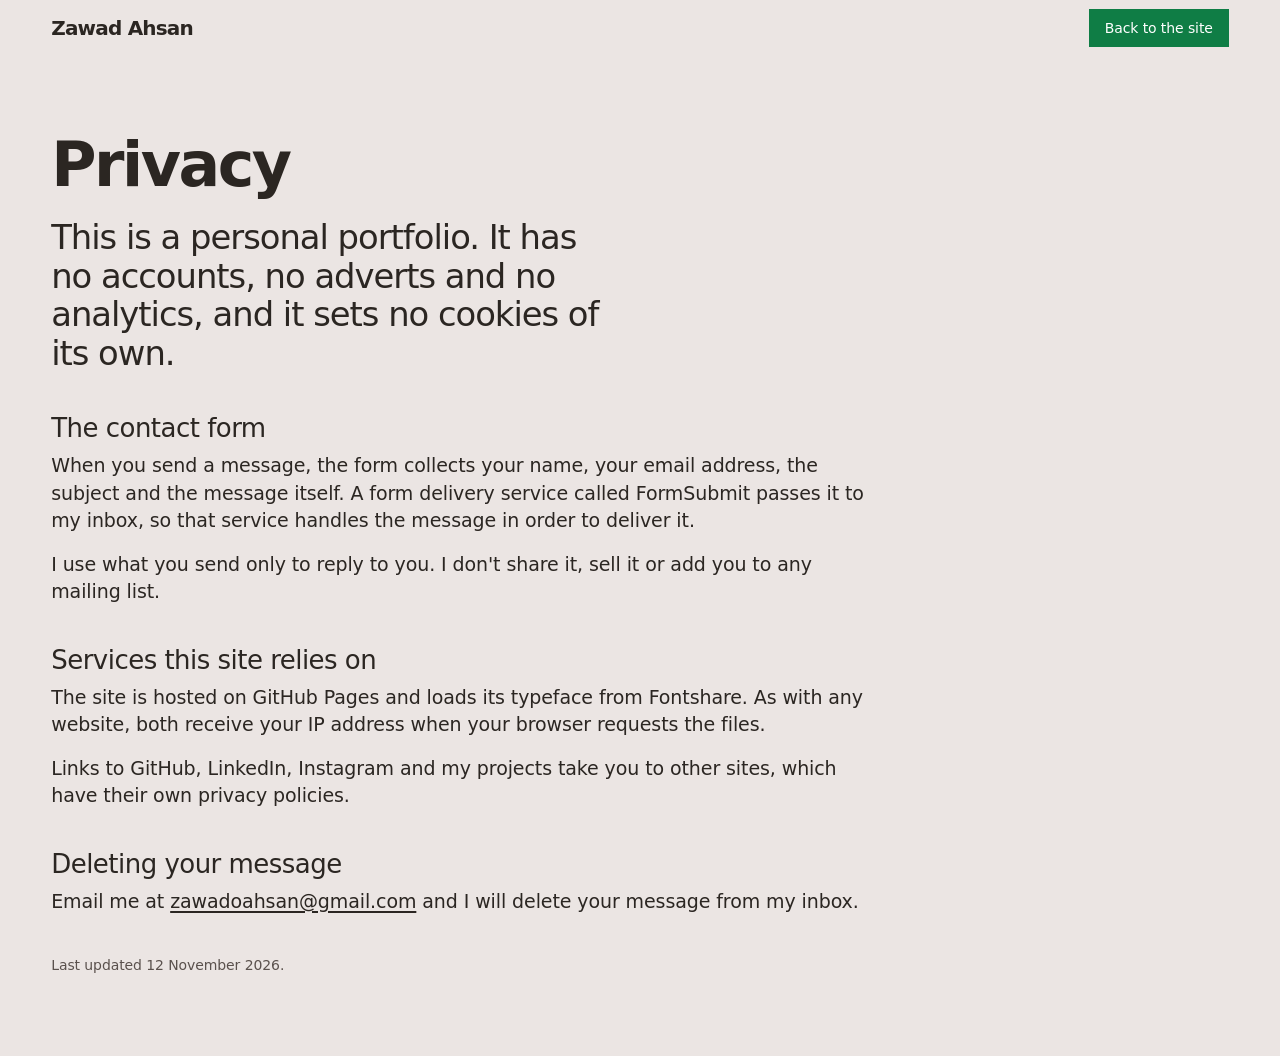
<file: privacy.html>
<!doctype html>
<html lang="en">
<head>
<meta charset="utf-8">
<meta name="viewport" content="width=device-width, initial-scale=1">
<title>Privacy · Zawad Ahsan</title>
<meta name="description" content="What this portfolio collects when you use the contact form, and where it goes.">
<meta name="theme-color" content="#ebe5e3">
<link rel="icon" href="data:image/svg+xml,%3Csvg xmlns='http://www.w3.org/2000/svg' viewBox='0 0 64 64'%3E%3Crect width='64' height='64' fill='%230f7d45'/%3E%3Ctext x='32' y='43' font-family='Arial' font-weight='700' font-size='28' text-anchor='middle' fill='%23ebe5e3'%3EZA%3C/text%3E%3C/svg%3E">
<link rel="preconnect" href="https://api.fontshare.com">
<link rel="preconnect" href="https://cdn.fontshare.com" crossorigin>
<link href="https://api.fontshare.com/v2/css?f[]=switzer@400,500,600&display=swap" rel="stylesheet">
<link rel="stylesheet" href="style.css">
</head>
<body>

<a class="skip" href="#main">Skip to content</a>

<nav class="topnav" aria-label="Main">
  <a class="brand" href="./">Zawad Ahsan</a>
  <a class="btn btn-s back" href="./">Back to the site</a>
</nav>

<main id="main">
<section class="policy" aria-labelledby="privacy-h">
  <div class="wrap prose">
    <h1 id="privacy-h" class="page-title">Privacy</h1>
    <p class="statement">This is a personal portfolio. It has no accounts, no adverts and no analytics, and it sets no cookies of its own.</p>

    <h2>The contact form</h2>
    <p>When you send a message, the form collects your name, your email address, the subject and the message itself. A form delivery service called FormSubmit passes it to my inbox, so that service handles the message in order to deliver it.</p>
    <p>I use what you send only to reply to you. I don't share it, sell it or add you to any mailing list.</p>

    <h2>Services this site relies on</h2>
    <p>The site is hosted on GitHub Pages and loads its typeface from Fontshare. As with any website, both receive your IP address when your browser requests the files.</p>
    <p>Links to GitHub, LinkedIn, Instagram and my projects take you to other sites, which have their own privacy policies.</p>

    <h2>Deleting your message</h2>
    <p>Email me at <a href="mailto:zawadoahsan@gmail.com">zawadoahsan@gmail.com</a> and I will delete your message from my inbox.</p>

    <p class="updated">Last updated 12 November 2026.</p>
  </div>
</section>
</main>

</body>
</html>
</file>
<file: style.css>
/* ---------- palette: Rose grey and green; type: Switzer (both dealt by the design library) ---------- */
:root {
  --bg: #ebe5e3; --surface: #ddd4d0; --band: #d5c9c4; --band-surface: #e6dedb;
  --ink: #2b2622; --muted: #5a514d; --accent: #0f7d45; --accent-ink: #ffffff;
  --field: #2b2622; --field-ink: #ebe5e3; --field-muted: #b9aeaa; --field-surface: #3a3430;
  --dark: #2b2622; --dark-ink: #ebe5e3; --dark-muted: #b9aeaa; --dark-surface: #3a3430;
  --card-back: #0f7d45; --card-back-2: #0b6436; --card-mark: #ebe5e3; --card-face: #f6f2f0; --card-face-ink: #2b2622;

  --f-d: "Switzer", "Segoe UI", system-ui, sans-serif; --f-t: "Switzer", "Segoe UI", system-ui, sans-serif;
  --w-d: 600; --tr-d: -0.04em; --lh-d: .95; --case-d: none; --w-s: 500; --head-k: 1; --tr-t: -0.005em;
}

:root {
  /* five sizes */
  --s-mark: 14vw;
  --s-head: clamp(2rem, 1.3rem + 3.2vw, 4rem);
  --s-lead: clamp(1.25rem, 1.1rem + 0.7vw, 1.625rem);
  --s-body: clamp(1.0625rem, 1rem + 0.25vw, 1.1875rem);
  --s-small: 0.875rem;

  /* one spacing scale */
  --sp-1: 8px; --sp-2: 16px; --sp-3: 24px; --sp-4: 40px; --sp-5: 64px; --sp-6: 80px;
  --m: clamp(16px, 4vw, 64px);
  --max: 1280px;
  --nav-h: 56px;
  --ease: cubic-bezier(.32, .72, 0, 1);

  /* each section sets its own ground, ink and panel tone */
  --sec-bg: var(--bg); --sec-ink: var(--ink); --sec-muted: var(--muted); --sec-surface: var(--surface);
  --btn-bg: var(--accent); --btn-ink: var(--accent-ink);
}

* { box-sizing: border-box; margin: 0; padding: 0; }
html { scroll-behavior: smooth; scroll-padding-top: var(--nav-h); }
body { background: var(--bg); color: var(--ink); font-family: var(--f-t); font-size: var(--s-body); line-height: 1.45; letter-spacing: var(--tr-t); -webkit-font-smoothing: antialiased; }
img { display: block; max-width: 100%; height: auto; }
a { color: inherit; text-underline-offset: 3px; text-decoration-thickness: 2px; transition: opacity .25s var(--ease); }
a:hover { opacity: .7; }
:focus-visible { outline: 3px solid var(--sec-ink); outline-offset: 3px; }
::selection { background: var(--ink); color: var(--bg); }
[hidden] { display: none !important; }
.defs { position: absolute; width: 0; height: 0; }
.skip { position: absolute; left: -999px; top: 8px; background: var(--ink); color: var(--bg); padding: 8px 12px; z-index: 9; }
.skip:focus { left: 8px; }
.visually-hidden { position: absolute; width: 1px; height: 1px; overflow: hidden; clip-path: inset(50%); white-space: nowrap; }

.wrap { width: 100%; max-width: calc(var(--max) + 2 * var(--m)); margin: 0 auto; padding-left: var(--m); padding-right: var(--m); }
main > section, .footer { background: var(--sec-bg); color: var(--sec-ink); padding-top: var(--sp-6); padding-bottom: var(--sp-6); transition: background-color .5s var(--ease), color .5s var(--ease); }
.choose { --sec-bg: var(--field); --sec-ink: var(--field-ink); --sec-muted: var(--field-muted); --sec-surface: var(--field-surface); --btn-bg: var(--field-ink); --btn-ink: var(--field); }
.projects, .magic { --sec-bg: var(--band); --sec-surface: var(--band-surface); }
.skills, .footer { --sec-bg: var(--dark); --sec-ink: var(--dark-ink); --sec-muted: var(--dark-muted); --sec-surface: var(--dark-surface); --btn-bg: var(--dark-ink); --btn-ink: var(--dark); }

h1, h2, .game h3, .pc-title, .idx, .brand { font-family: var(--f-d); font-weight: var(--w-d); letter-spacing: var(--tr-d); text-transform: var(--case-d); }
h2 { font-size: calc(var(--s-head) * var(--head-k)); line-height: var(--lh-d); margin-bottom: var(--sp-4); text-wrap: balance; }
h3 { font-weight: var(--w-s); font-size: var(--s-lead); line-height: 1.15; letter-spacing: -0.02em; }
p { text-wrap: pretty; }
strong { font-weight: var(--w-s); }

.btn { display: inline-flex; align-items: center; justify-content: center; min-height: 52px; padding: 0 var(--sp-3); background: var(--btn-bg); color: var(--btn-ink); font: inherit; font-weight: var(--w-s); text-decoration: none; border: 0; cursor: pointer; transition: transform .35s var(--ease), opacity .25s var(--ease); }
.btn:hover { opacity: 1; transform: translateY(-3px); }
.btn:active { transform: scale(.97); }
.btn-s { min-height: 38px; padding: 0 var(--sp-2); font-size: var(--s-small); }
.link { font: inherit; font-weight: var(--w-s); color: inherit; background: none; border: 0; cursor: pointer; text-decoration: underline; text-underline-offset: 3px; text-decoration-thickness: 2px; }
.split-head { display: grid; grid-template-columns: 5fr 7fr; gap: var(--sp-5); align-items: end; margin-bottom: var(--sp-4); }
.split-head h2 { margin-bottom: 0; }
.split-head p { max-width: 52ch; color: var(--sec-muted); }
.tags { list-style: none; display: flex; flex-wrap: wrap; gap: 6px; }
.tags li { font-size: var(--s-small); padding: 4px 10px; background: var(--sec-bg); border-radius: 4px; }
.tags.big li { font-size: var(--s-body); padding: 8px 14px; background: var(--sec-surface); }

/* ---------- top navigation ---------- */
.topnav { position: sticky; top: 0; z-index: 5; height: var(--nav-h); display: flex; align-items: center; gap: var(--sp-3); padding: 0 var(--m); background: var(--bg); color: var(--ink); transition: background-color .5s var(--ease), color .5s var(--ease); }
.brand { font-size: 1.25rem; text-decoration: none; white-space: nowrap; }
.topnav ul { list-style: none; display: flex; gap: var(--sp-3); margin-left: auto; }
.topnav ul a { text-decoration: none; padding: 6px 0; }
.topnav ul a[aria-current="true"] { font-weight: var(--w-s); text-decoration: underline; }
.menu-btn { display: none; margin-left: auto; min-height: 38px; padding: 0 var(--sp-1); background: none; border: 0; color: inherit; font: inherit; font-weight: var(--w-s); cursor: pointer; }

/* ---------- hero ---------- */
.hero { min-height: max(540px, calc(100svh - var(--nav-h))); display: grid; grid-template-columns: minmax(0, 1fr); grid-template-rows: minmax(27vw, 1fr) auto; overflow: hidden; }
.hero-photo { position: relative; overflow: hidden; }
.hero-photo img { position: absolute; inset: 0; width: 100%; height: 100%; object-fit: cover; object-position: 30% 84%; filter: grayscale(1) contrast(1.05); transition: opacity 1.6s var(--ease); }
.hero-photo img.alt { opacity: 0; object-position: 30% 77%; }
.hero-photo.swap img.alt { opacity: 1; }
.hero-band { padding: var(--sp-3) var(--m); min-width: 0; }
.wordmark, .fword { font-family: var(--f-d); font-weight: var(--w-d); letter-spacing: var(--tr-d); text-transform: var(--case-d); font-size: var(--s-mark); line-height: .88; white-space: nowrap; }
.hero-row { display: flex; justify-content: space-between; align-items: center; gap: var(--sp-3); margin-top: var(--sp-3); }
.hero-line { max-width: 50ch; }
.hero-actions { display: flex; flex-wrap: wrap; align-items: center; gap: var(--sp-1); }
.icon-link { display: inline-flex; align-items: center; justify-content: center; width: 52px; height: 52px; background: var(--sec-surface); color: inherit; transition: transform .35s var(--ease), background-color .25s var(--ease), color .25s var(--ease); }
.icon-link svg { width: 22px; height: 22px; fill: currentColor; }
.icon-link:hover { opacity: 1; transform: translateY(-3px); background: var(--btn-bg); color: var(--btn-ink); }
.icon-link:active { transform: scale(.95); }

/* ---------- intro ---------- */
.intro-grid { display: grid; grid-template-columns: 4fr 8fr; gap: var(--sp-5); align-items: end; }
.intro-grid > * { min-width: 0; }
.intro-photo img { width: 100%; max-height: 72svh; object-fit: contain; object-position: left bottom; }
.statement { font-size: calc(var(--s-lead) * 1.3); font-weight: var(--w-s); line-height: 1.15; letter-spacing: -0.03em; margin-bottom: var(--sp-3); max-width: 26ch; }
.intro-text > p { max-width: 64ch; }
.facts { list-style: none; display: grid; grid-template-columns: 1.35fr 1fr 1fr 1fr; gap: var(--sp-1); margin-top: var(--sp-4); }
.facts a { display: block; height: 100%; background: var(--sec-surface); padding: var(--sp-3); text-decoration: none; transition: transform .35s var(--ease); }
.facts a:hover { opacity: 1; transform: translateY(-4px); }
.facts b { display: block; font-family: var(--f-d); font-weight: var(--w-d); letter-spacing: var(--tr-d); font-size: calc(clamp(1.6rem, 2.7vw, 2.6rem) * var(--head-k)); line-height: 1; white-space: nowrap; }
.facts span { display: block; color: var(--sec-muted); font-size: var(--s-small); margin-top: var(--sp-1); }

/* ---------- choose: the card trick ---------- */
.choose-grid { display: grid; grid-template-columns: 5fr 7fr; gap: var(--sp-5); align-items: center; }
.choose-grid > * { min-width: 0; }
.choose-text h2 { margin-bottom: var(--sp-3); }
.choose-text > p { max-width: 44ch; }
.note { margin-top: var(--sp-3); padding: var(--sp-3); background: var(--sec-surface); min-height: 148px; display: grid; align-content: center; gap: var(--sp-2); }
.note .sealed { color: var(--sec-muted); }
.note-actions { display: flex; flex-wrap: wrap; align-items: center; gap: var(--sp-2) var(--sp-3); }
.note .opened { animation: rise .7s var(--ease) both; }
@keyframes rise { from { opacity: 0; transform: translateY(12px); } to { opacity: 1; transform: none; } }

.deck { display: grid; grid-template-columns: repeat(3, 1fr); gap: var(--sp-3); }
.pc { position: relative; aspect-ratio: 5 / 7; perspective: 1100px; transition: transform .7s var(--ease), opacity .5s var(--ease); }
.deck.dealing .pc { transition-delay: calc(var(--i, 0) * 120ms); }
.js .deck:not(.dealt) .pc { transform: translateX(calc((1 - var(--i, 0)) * 106%)) translateY(28px) rotate(calc((var(--i, 0) - 1) * 6deg)); opacity: 0; }
.pc-inner { position: absolute; inset: 0; transform-style: preserve-3d; transform: rotateX(var(--rx, 0deg)) rotateY(var(--ry, 0deg)); transition: transform .5s var(--ease); }
.pc.tilting .pc-inner { transition-duration: .08s; }
.pc.is-up .pc-inner { transform: rotateY(180deg); transition: transform .95s cubic-bezier(.3, 1.25, .4, 1); }
.pc-face { position: absolute; inset: 0; border-radius: 12px; overflow: hidden; backface-visibility: hidden; -webkit-backface-visibility: hidden; }
.pc-back { background: var(--card-back); }
.pc-back svg { width: 100%; height: 100%; display: block; }
.pc-back .b1 { fill: var(--card-back-2); }
#lattice path { fill: var(--card-back); }
.pc-back .b3 { fill: var(--card-back); }
.pc-back text { font-family: var(--f-d); font-weight: var(--w-d); font-size: 19px; letter-spacing: -1px; fill: var(--card-mark); }
.pc-front { transform: rotateY(180deg); background: var(--card-face); color: var(--card-face-ink); padding: var(--sp-2) var(--sp-3) var(--sp-3); display: flex; flex-direction: column; justify-content: flex-end; text-align: left; visibility: hidden; transition: visibility 0s .45s; }
.pc.is-up .pc-front { visibility: visible; transition-delay: 0s; }
.idx { position: absolute; top: var(--sp-2); left: var(--sp-2); display: grid; justify-items: center; gap: 4px; font-size: var(--s-lead); line-height: 1; }
.idx svg { width: .7em; height: .7em; fill: currentColor; }
.pip { position: absolute; right: -8%; top: 10%; width: 62%; height: auto; aspect-ratio: 1; fill: currentColor; opacity: .14; }
.pc-title { font-size: var(--s-lead); line-height: 1; margin-bottom: 6px; }
.pc-text { font-size: var(--s-small); line-height: 1.35; }
.pc-hit { position: absolute; inset: 0; z-index: 2; border: 0; border-radius: 12px; background: none; cursor: pointer; }
.deck.dealt .pc:not(.is-up):not(.is-out):hover { transform: translateY(-14px); }
.pc.is-up { transform: translateY(-10px) scale(1.04); z-index: 1; }
.pc.is-out { transform: translateY(12px) scale(.92); opacity: .45; }
.deck.done .pc-hit { cursor: default; }

/* ---------- experience ---------- */
.jobs { display: grid; gap: var(--sp-1); }
.job { display: grid; grid-template-columns: 170px 1fr 1.5fr; gap: var(--sp-3); padding: var(--sp-3); background: var(--sec-surface); }
.job > * { min-width: 0; }
.when { color: var(--sec-muted); font-variant-numeric: tabular-nums; }
.role p { color: var(--sec-muted); margin-top: 4px; }

/* ---------- projects ---------- */
.bento { display: grid; grid-template-columns: repeat(6, 1fr); gap: var(--sp-3); }
.pj { background: var(--sec-surface); display: flex; flex-direction: column; min-width: 0; }
.w4 { grid-column: span 4; } .w3 { grid-column: span 3; } .w2 { grid-column: span 2; }
.pj-img { display: block; height: 250px; overflow: hidden; background: #ffffff; }
.w4 .pj-img { height: 310px; }
.pj-img img { width: 100%; height: 100%; object-fit: cover; object-position: left top; transition: transform .7s var(--ease); }
.pj-img.fig { background: var(--card-face); }
.pj-img.fig img { object-fit: contain; object-position: center; padding: var(--sp-2); mix-blend-mode: multiply; }
.pj-img:hover { opacity: 1; }
.pj-img:hover img { transform: scale(1.04); }
.pj-body { padding: var(--sp-3); display: flex; flex-direction: column; gap: var(--sp-1); flex: 1; }
.kind { color: var(--sec-muted); font-size: var(--s-small); }
.pj-body .tags { margin-top: var(--sp-1); }
.pj-body > .link, .pj-links { margin-top: auto; padding-top: var(--sp-2); align-self: flex-start; }
.pj-links { display: flex; flex-wrap: wrap; gap: var(--sp-1) var(--sp-3); }
.pj-quote { background: var(--sec-bg); padding: var(--sp-2); margin-top: var(--sp-1); max-width: 62ch; }
.pj-quote p { font-weight: var(--w-s); }
.pj-quote footer { color: var(--sec-muted); font-size: var(--s-small); margin-top: var(--sp-1); }
.pj-quote footer a { display: inline-block; padding: 3px 0; }
.show-all { display: none; }

/* ---------- games ---------- */
.game { display: grid; grid-template-columns: 7fr 5fr; gap: var(--sp-5); align-items: center; }
.game > * { min-width: 0; }
.game + .game { margin-top: var(--sp-5); }
.game.flip .shot { order: 2; }
.shot { display: block; overflow: hidden; }
.shot:hover { opacity: 1; }
.shot img { width: 100%; transition: transform .7s var(--ease); }
.shot:hover img { transform: scale(1.03); }
.game h3 { font-size: calc(var(--s-head) * var(--head-k)); line-height: 1; }
.meta { color: var(--sec-muted); margin: var(--sp-1) 0 var(--sp-2); }
.game p:not(.meta) { margin-bottom: var(--sp-3); }

/* ---------- skills ---------- */
.logos { list-style: none; display: grid; grid-template-columns: repeat(8, 1fr); gap: var(--sp-1); }
.logos li { background: var(--sec-surface); padding: var(--sp-2); display: flex; flex-direction: column; gap: 10px; font-size: var(--s-small); }
.logos svg { width: 28px; height: 28px; fill: currentColor; }
.skill-list { display: grid; grid-template-columns: repeat(3, 1fr); gap: var(--sp-4); margin-top: var(--sp-4); }
.skill-list dt { font-weight: var(--w-s); font-size: var(--s-lead); letter-spacing: -0.02em; margin-bottom: var(--sp-1); }
.skill-list dd { color: var(--sec-muted); }

/* ---------- education and awards ---------- */
.edu-grid { display: grid; grid-template-columns: 1fr 1fr; gap: var(--sp-5); }
.edu-grid > * { min-width: 0; }
.school { margin-bottom: var(--sp-3); }
.school p { color: var(--sec-muted); margin-top: 4px; }
.awards, .shows, .details { width: 100%; border-collapse: collapse; }
.awards th, .awards td { text-align: left; vertical-align: top; padding: 12px var(--sp-2); font-weight: 400; }
.awards th { font-weight: var(--w-s); width: 44%; }
.awards tr:nth-child(odd) > * { background: var(--sec-surface); }

/* ---------- magic ---------- */
.magic-grid { display: grid; grid-template-columns: 5fr 7fr; gap: var(--sp-5); align-items: center; }
.magic-grid > * { min-width: 0; }
.magic-text h2 { margin-bottom: var(--sp-3); }
.shows { margin: var(--sp-3) 0; }
.shows td { padding: 10px var(--sp-2); vertical-align: top; }
.shows tr:nth-child(odd) td { background: var(--sec-surface); }
.shows td.t { text-align: right; white-space: nowrap; font-variant-numeric: tabular-nums; color: var(--sec-muted); }
.posters { display: grid; grid-template-columns: repeat(3, 1fr); gap: var(--sp-2); }
.posters img { width: 100%; aspect-ratio: 3 / 4; object-fit: cover; object-position: top; }

/* ---------- contact ---------- */
.footer { padding-bottom: var(--sp-3); }
.contact-grid { display: grid; grid-template-columns: 5fr 7fr; gap: var(--sp-5); align-items: start; }
.contact-grid > * { min-width: 0; }
.contact-grid h2 { margin-bottom: var(--sp-3); }
.details { margin-top: var(--sp-3); }
.socials { display: flex; gap: var(--sp-1); margin-top: var(--sp-2); }
.details th, .details td { text-align: left; vertical-align: top; padding: 10px var(--sp-2); font-weight: 400; }
.details th { color: var(--sec-muted); width: 32%; }
.details tr:nth-child(odd) > * { background: var(--sec-surface); }
.cform { display: grid; grid-template-columns: 1fr 1fr; gap: var(--sp-2); }
.cform label { display: grid; gap: 6px; font-size: var(--s-small); font-weight: var(--w-s); }
.cform label:nth-of-type(n+3), .cform .form-error, .cform .form-note { grid-column: 1 / -1; }
.cform input, .cform textarea { width: 100%; font: inherit; font-size: var(--s-body); font-weight: 400; color: inherit; background: var(--sec-surface); border: 0; border-bottom: 3px solid transparent; padding: 14px var(--sp-2); border-radius: 0; resize: vertical; }
.cform input:focus, .cform textarea:focus { outline: none; border-bottom-color: var(--sec-ink); }
.cform .btn { justify-self: start; }
.form-note { color: var(--sec-muted); font-size: var(--s-small); align-self: center; }
.form-ok { grid-column: 1 / -1; padding: var(--sp-3); background: var(--sec-surface); font-weight: var(--w-s); }
.hp { position: absolute; left: -9999px; opacity: 0; }
.cform .btn[disabled] { opacity: .6; cursor: progress; transform: none; }
.form-error { font-weight: var(--w-s); }
.fword { margin: var(--sp-5) var(--m) 0; }
.legal { font-size: var(--s-small); color: var(--sec-muted); margin: var(--sp-2) var(--m) 0; }
.legal a, .form-note a { display: inline-block; padding: 7px 0; }

/* ---------- privacy page ---------- */
.back { margin-left: auto; }
.policy { min-height: calc(100svh - var(--nav-h)); }
.prose { max-width: calc(68ch + 2 * var(--m)); margin-left: 0; }
.page-title { font-size: calc(var(--s-head) * var(--head-k)); line-height: var(--lh-d); margin-bottom: var(--sp-3); }
.prose h2 { font-family: var(--f-t); font-weight: var(--w-s); font-size: var(--s-lead); line-height: 1.15; letter-spacing: -0.02em; margin: var(--sp-4) 0 var(--sp-1); }
.prose p + p { margin-top: var(--sp-2); }
.prose .updated { color: var(--sec-muted); font-size: var(--s-small); margin-top: var(--sp-4); }

/* ---------- motion ---------- */
.js .reveal { opacity: 0; transform: translateY(28px); transition: opacity .8s var(--ease), transform .8s var(--ease); }
.js .reveal.in { opacity: 1; transform: none; }
@media (prefers-reduced-motion: reduce) {
  *, *::before, *::after { animation: none !important; transition-duration: .01ms !important; transition-delay: 0s !important; scroll-behavior: auto !important; }
  .js .reveal { transform: none; }
}

/* ---------- tablet ---------- */
@media (max-width: 1080px) {
  .menu-btn { display: inline-flex; align-items: center; }
  .topnav ul { display: none; position: absolute; top: var(--nav-h); left: 0; right: 0; margin: 0; flex-direction: column; gap: 0; background: var(--bg); padding: var(--sp-1) var(--m) var(--sp-3); }
  .topnav ul.open { display: flex; }
  .topnav ul a { display: block; padding: 12px 0; font-size: var(--s-lead); }
  .logos { grid-template-columns: repeat(6, 1fr); }
}
@media (max-width: 960px) {
  .intro-grid, .split-head, .magic-grid, .game, .choose-grid, .edu-grid, .contact-grid { grid-template-columns: 1fr; gap: var(--sp-3); }
  .edu-grid { gap: var(--sp-6); }
  .contact-grid { gap: var(--sp-5); }
  .intro-photo img { max-width: 300px; margin-inline: auto; object-position: center bottom; }
  .intro-photo img { transform: translateX(4%); }
  .game.flip .shot { order: 0; }
  .facts { grid-template-columns: 1fr 1fr; }
  .deck { max-width: 600px; }
  .note { min-height: 0; }
  .job { grid-template-columns: 150px 1fr; }
  .job > p:last-child { grid-column: 2; }
  .bento { grid-template-columns: 1fr 1fr; }
  .w4 { grid-column: span 2; } .w3, .w2 { grid-column: span 1; }
  .skill-list { grid-template-columns: 1fr; gap: var(--sp-3); }
}

@media (max-width: 1080px) {
  .link, .details a, .pj-links a, .cap a { display: inline-block; padding: 7px 0; }
}

/* ---------- phone ---------- */
@media (max-width: 640px) {
  :root { --sp-6: 56px; --sp-5: 40px; --sp-4: 32px; --s-mark: 24vw; }
  .hero { min-height: 0; grid-template-rows: 40svh auto; }
  .hero-photo img, .hero-photo img.alt { object-position: 12% 100%; transform: scale(1.38); transform-origin: 8% 100%; }
  .bento:not(.all) .pj.more { display: none; }
  .show-all { display: flex; width: 100%; margin-top: var(--sp-3); }
  .bento.all + .show-all { display: none; }
  .wordmark, .fword { white-space: normal; }
  .wordmark span, .fword span { display: block; width: max-content; }
  .hero-row { flex-direction: column; align-items: stretch; }
  .hero-actions .btn { flex: 1 1 auto; }
  .statement { font-size: var(--s-lead); }
  .facts a { padding: var(--sp-2); }
  .deck { gap: var(--sp-1); }
  .pc-face { border-radius: 8px; }
  .pc-front { padding: var(--sp-1); }
  .idx { top: var(--sp-1); left: var(--sp-1); font-size: 1rem; }
  .pc-title { font-size: .95rem; }
  .pc-text { display: none; }
  .job { grid-template-columns: 1fr; gap: var(--sp-1); padding: var(--sp-2); }
  .job > p:last-child { grid-column: auto; }
  .bento { grid-template-columns: 1fr; }
  .w4, .w3, .w2 { grid-column: auto; }
  .pj-img, .w4 .pj-img { height: 210px; }
  .logos { grid-template-columns: repeat(3, 1fr); }
  .awards, .awards tbody, .awards tr, .awards th, .awards td { display: block; width: auto; }
  .awards tr { padding: 12px var(--sp-2); }
  .awards tr:nth-child(odd) { background: var(--sec-surface); }
  .awards th, .awards td { padding: 0; background: none !important; }
  .posters { gap: var(--sp-1); }
  .cform { grid-template-columns: 1fr; }
  .details th { width: 34%; }
  .details td { overflow-wrap: anywhere; }
}

/* ---------- very small phones ---------- */
@media (max-width: 380px) {
  .topnav { gap: var(--sp-1); }
  .brand { font-size: 1.05rem; }
  .btn-s { padding: 0 10px; }
  .hero-actions .btn { flex-basis: 100%; }
  .details th, .details td { padding: 10px var(--sp-1); }
}
</file>
